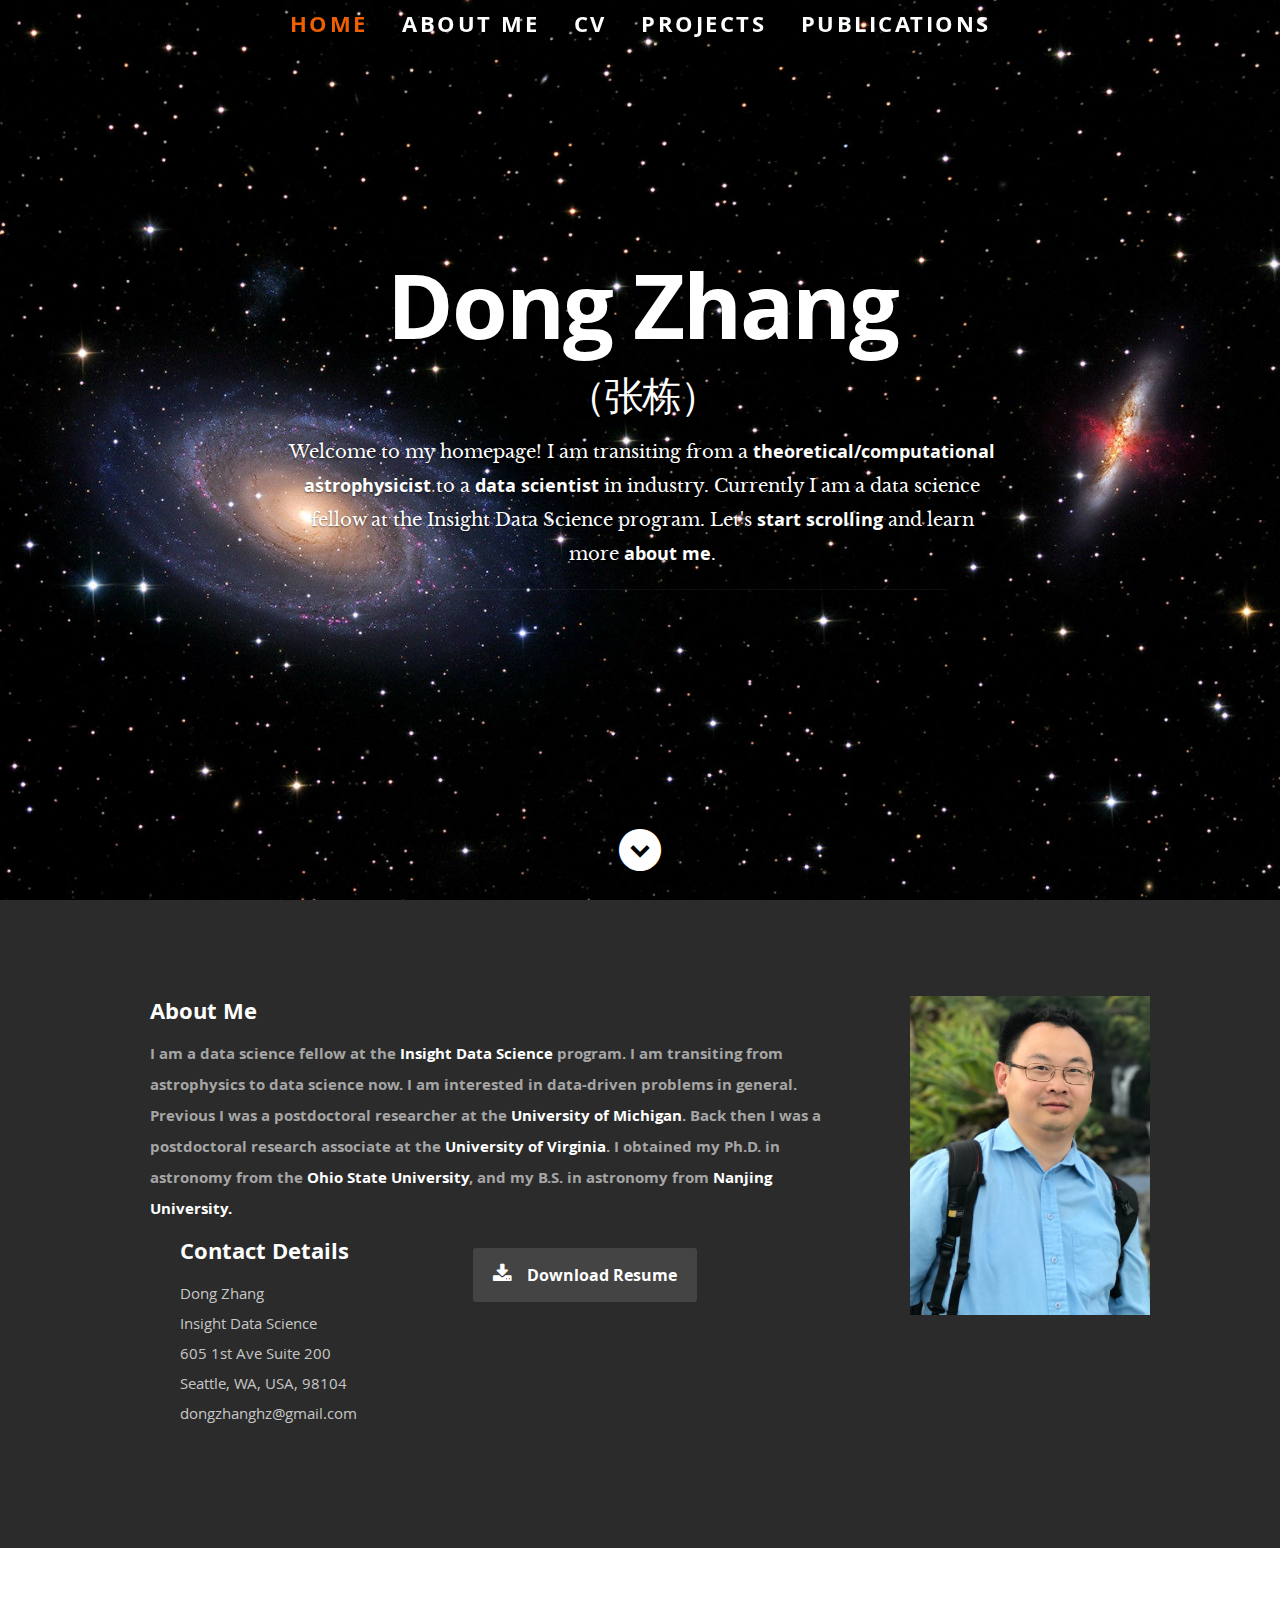
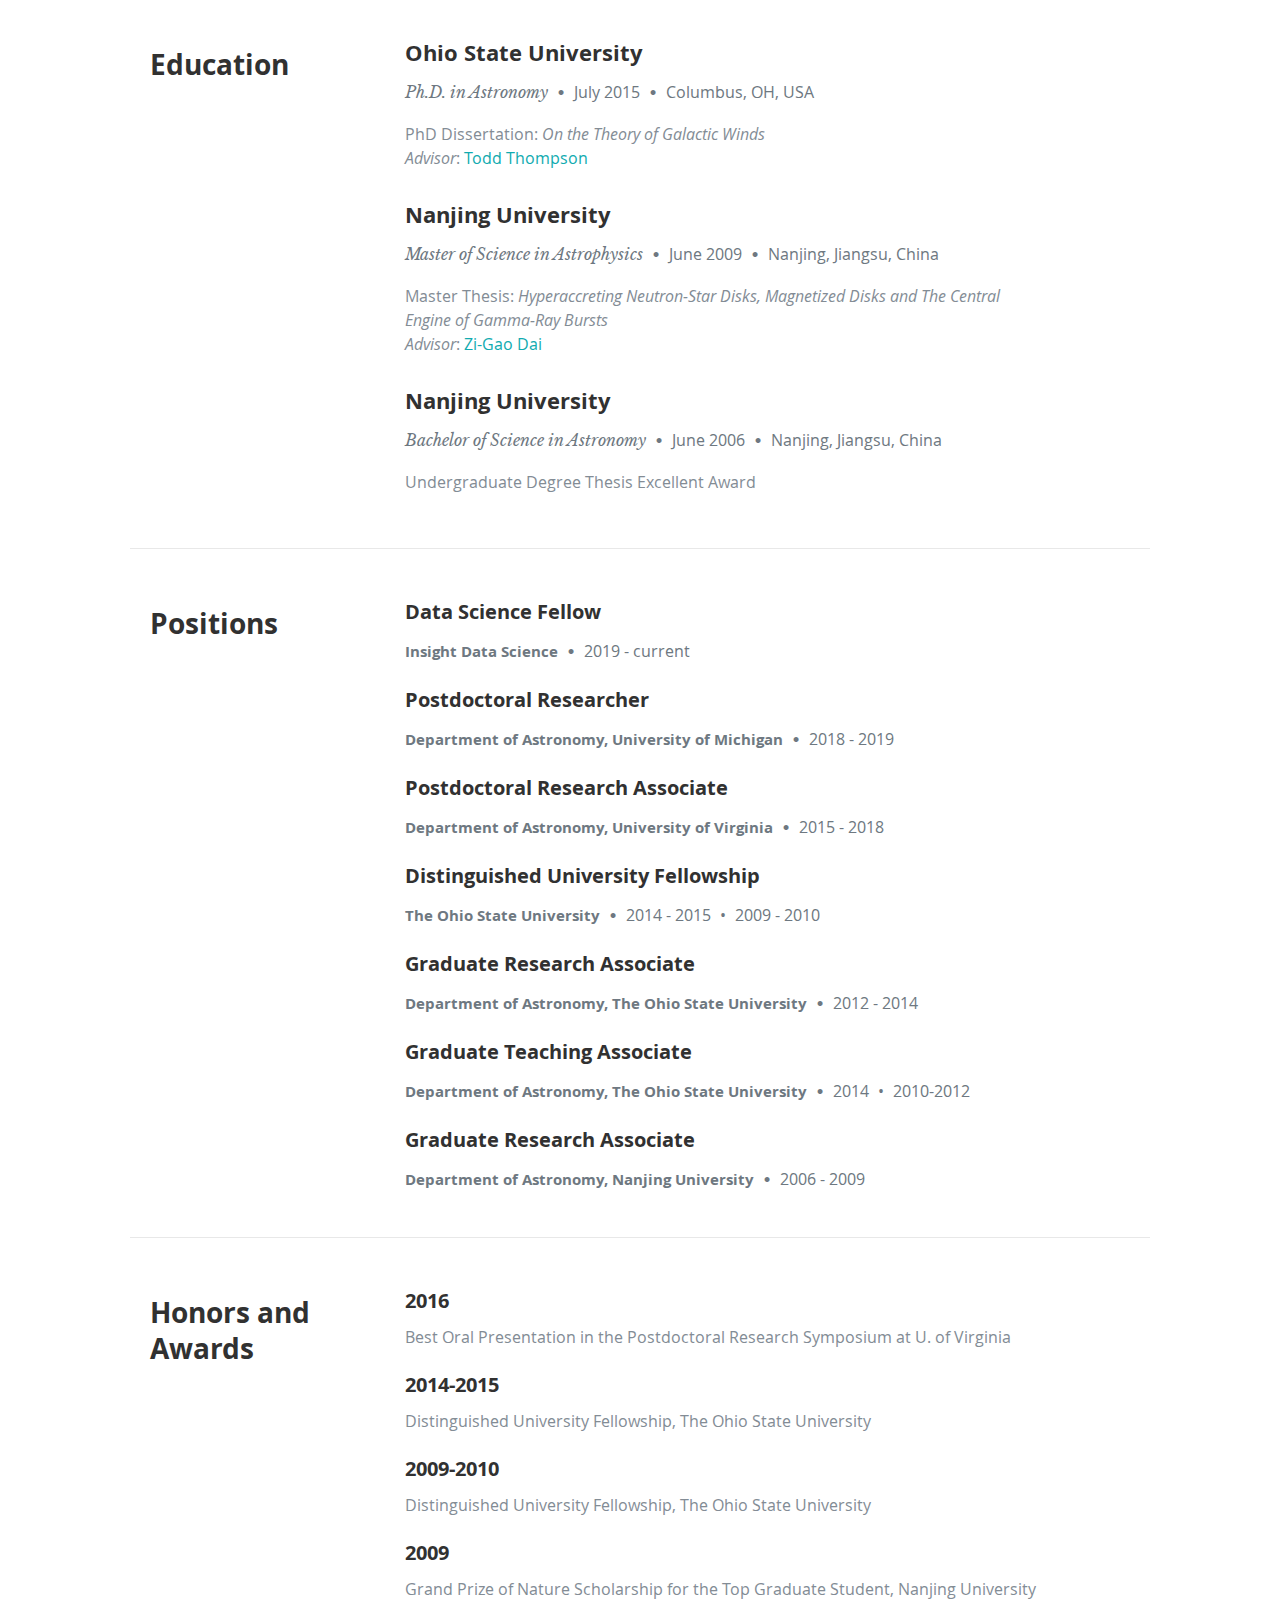
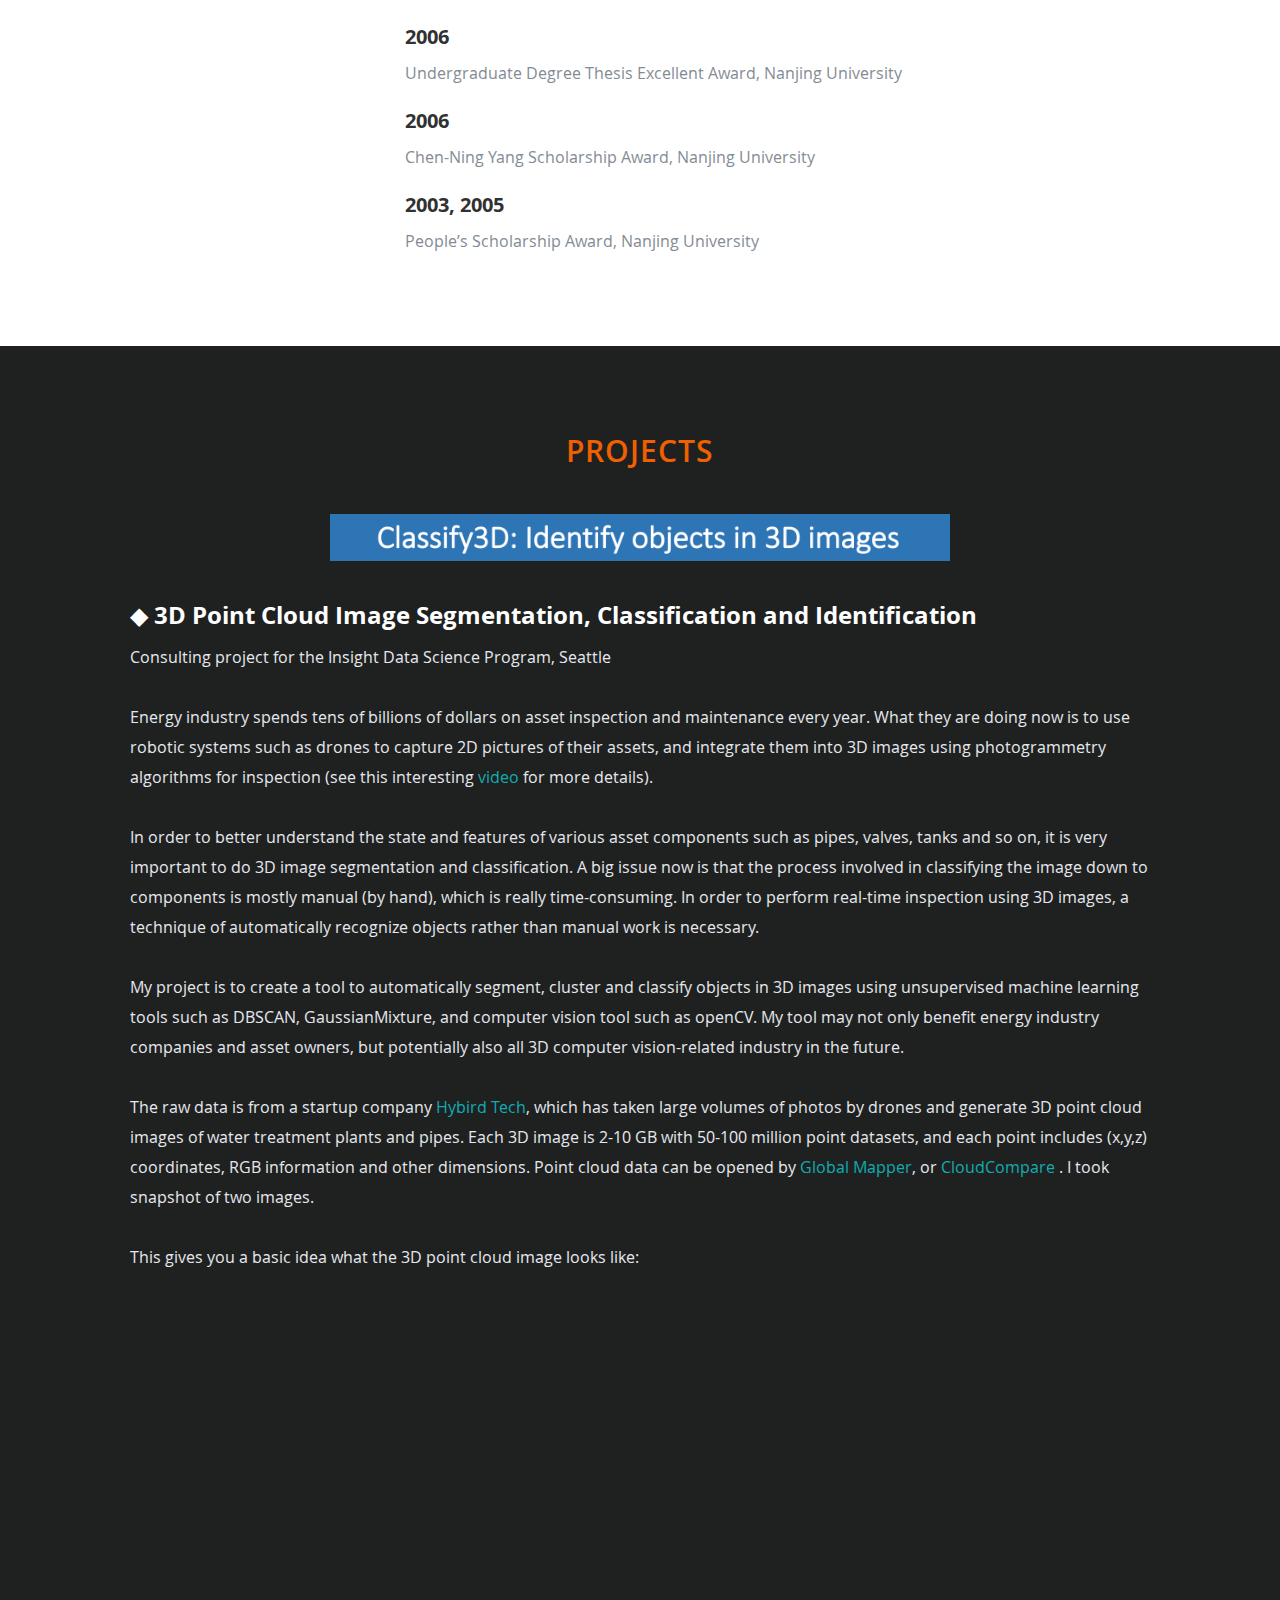
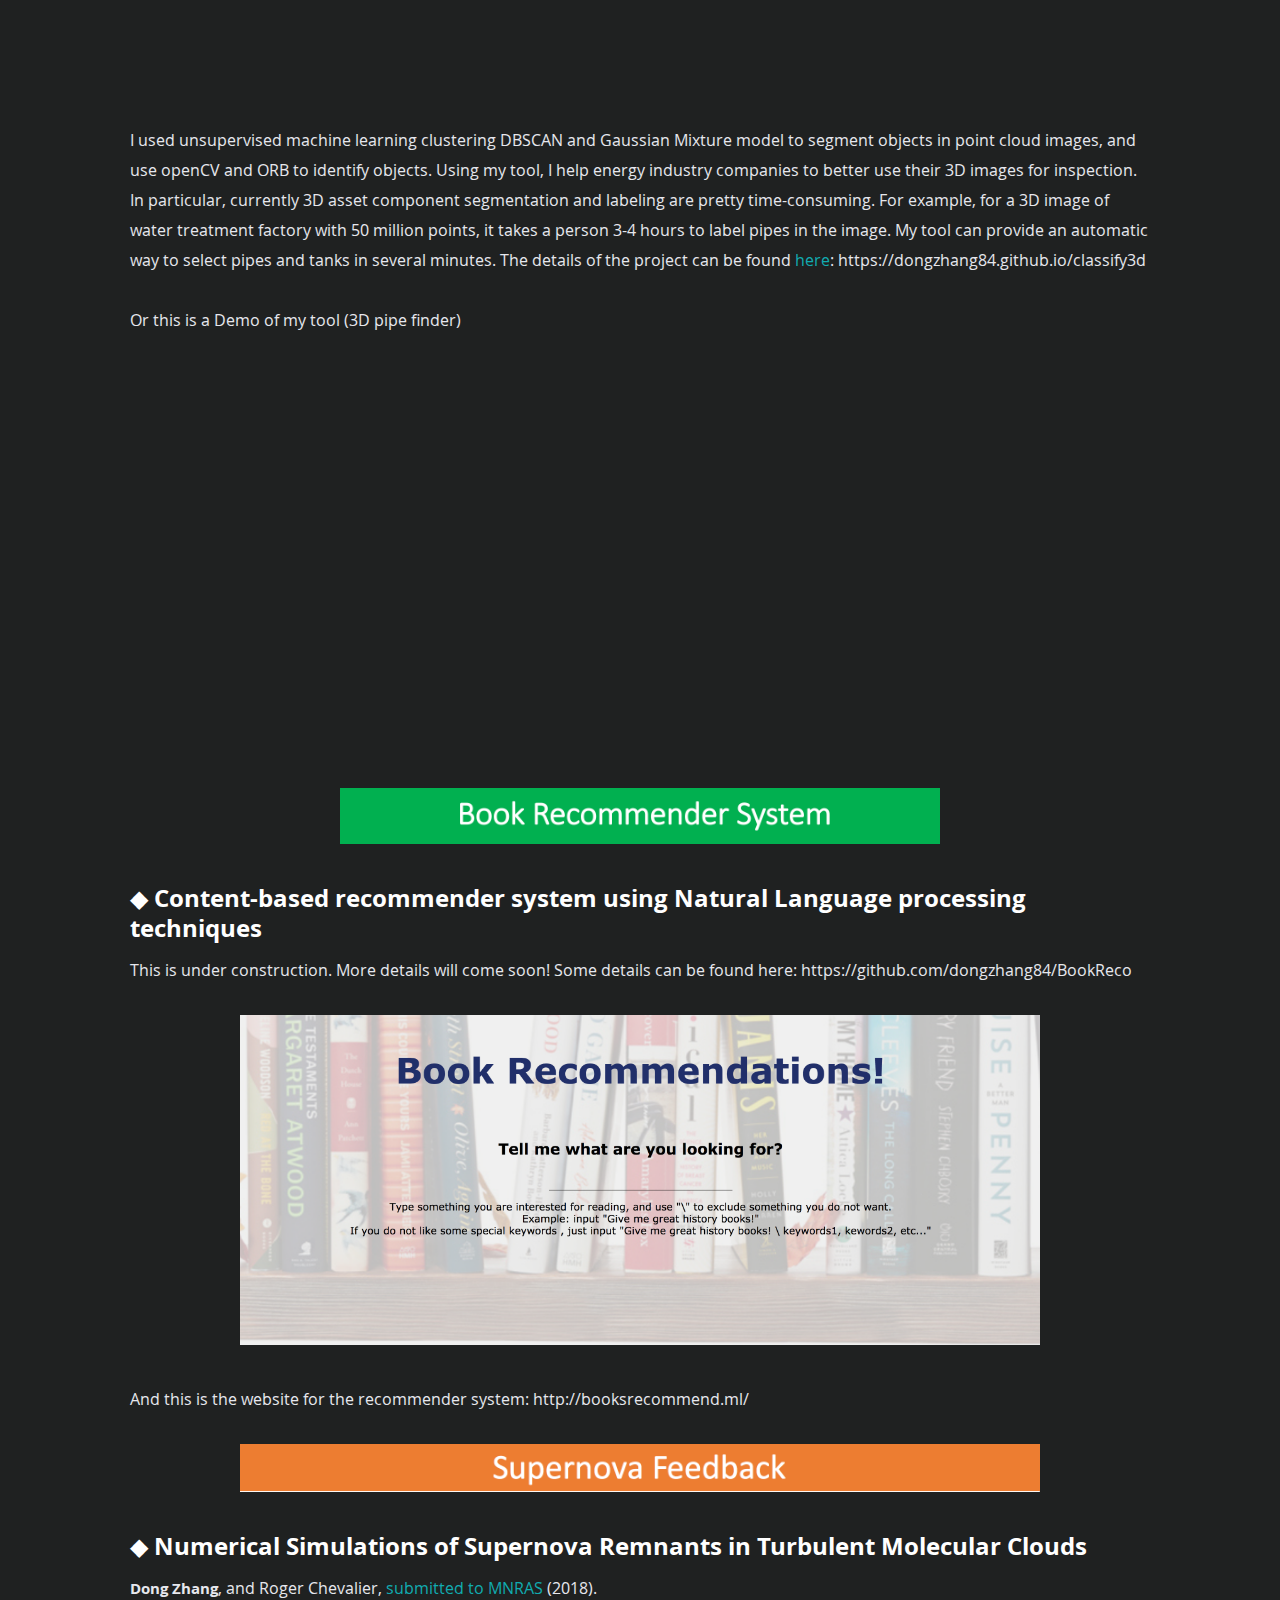
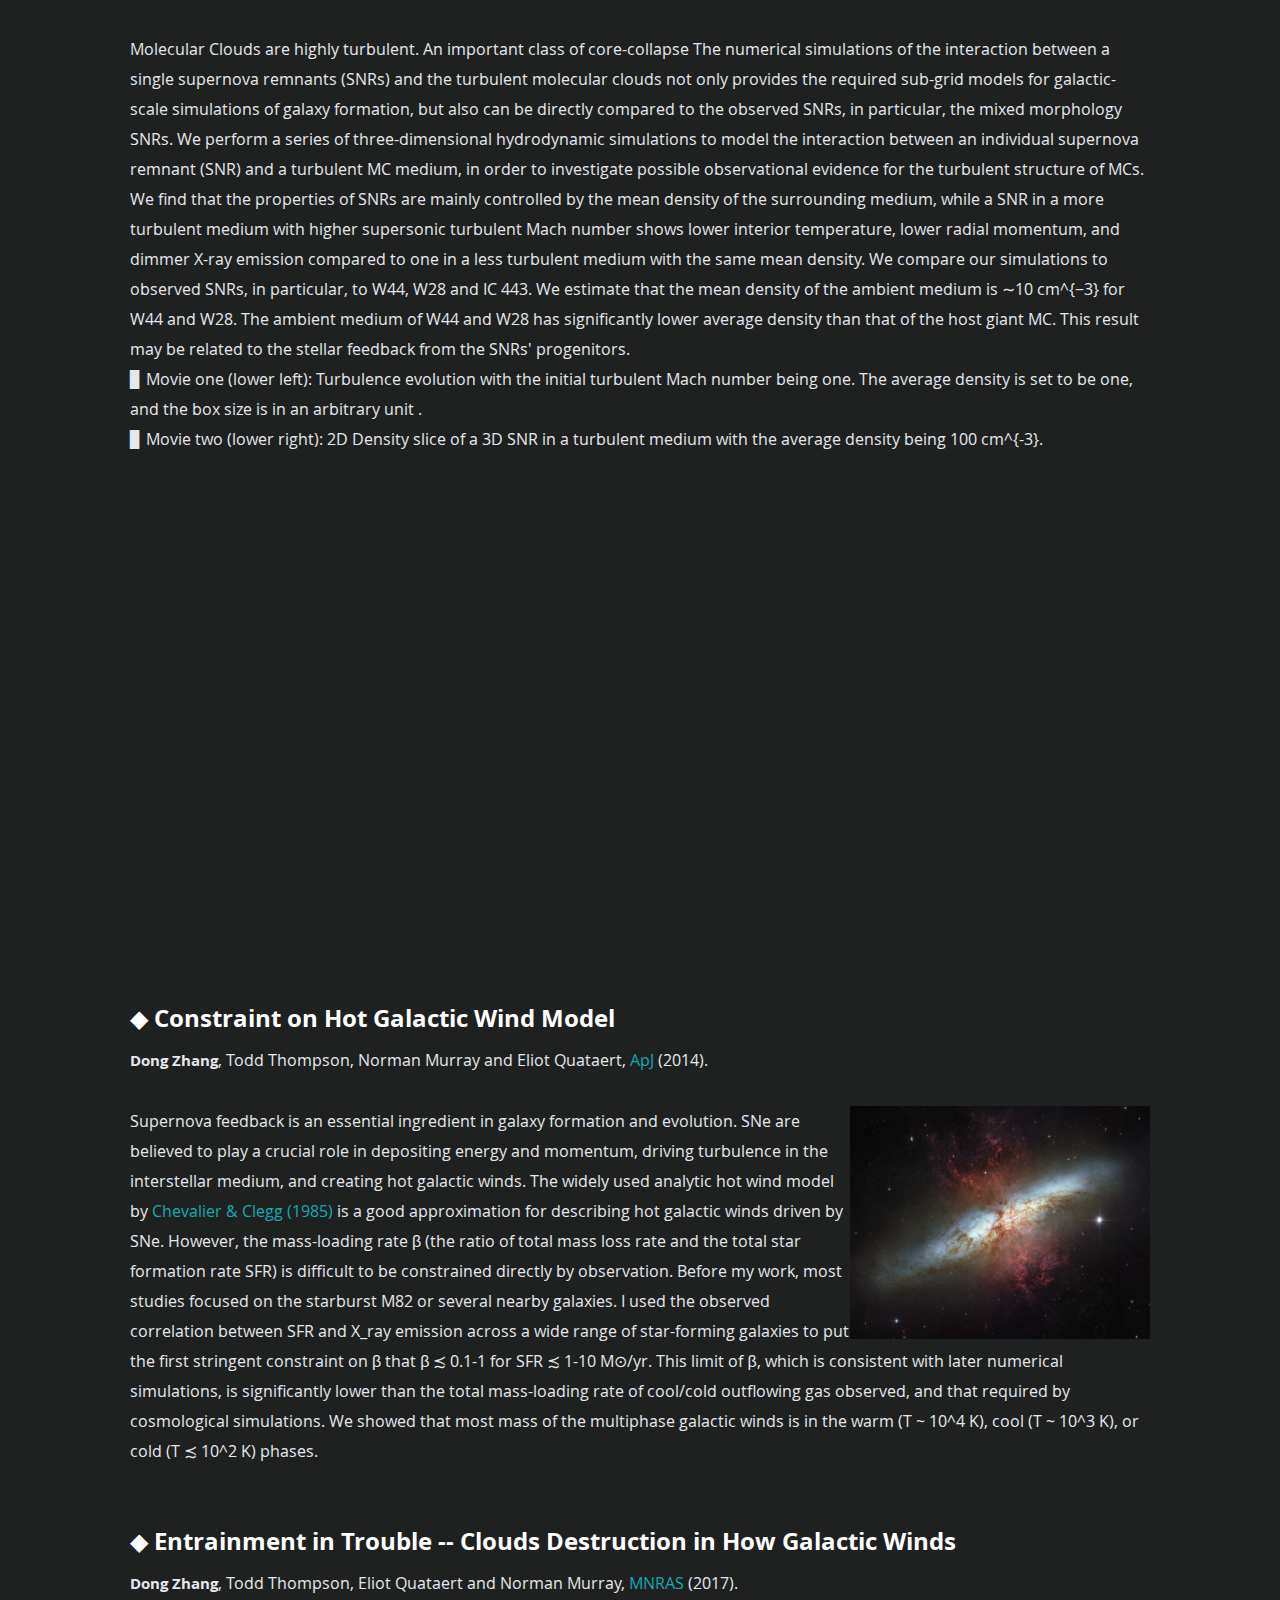
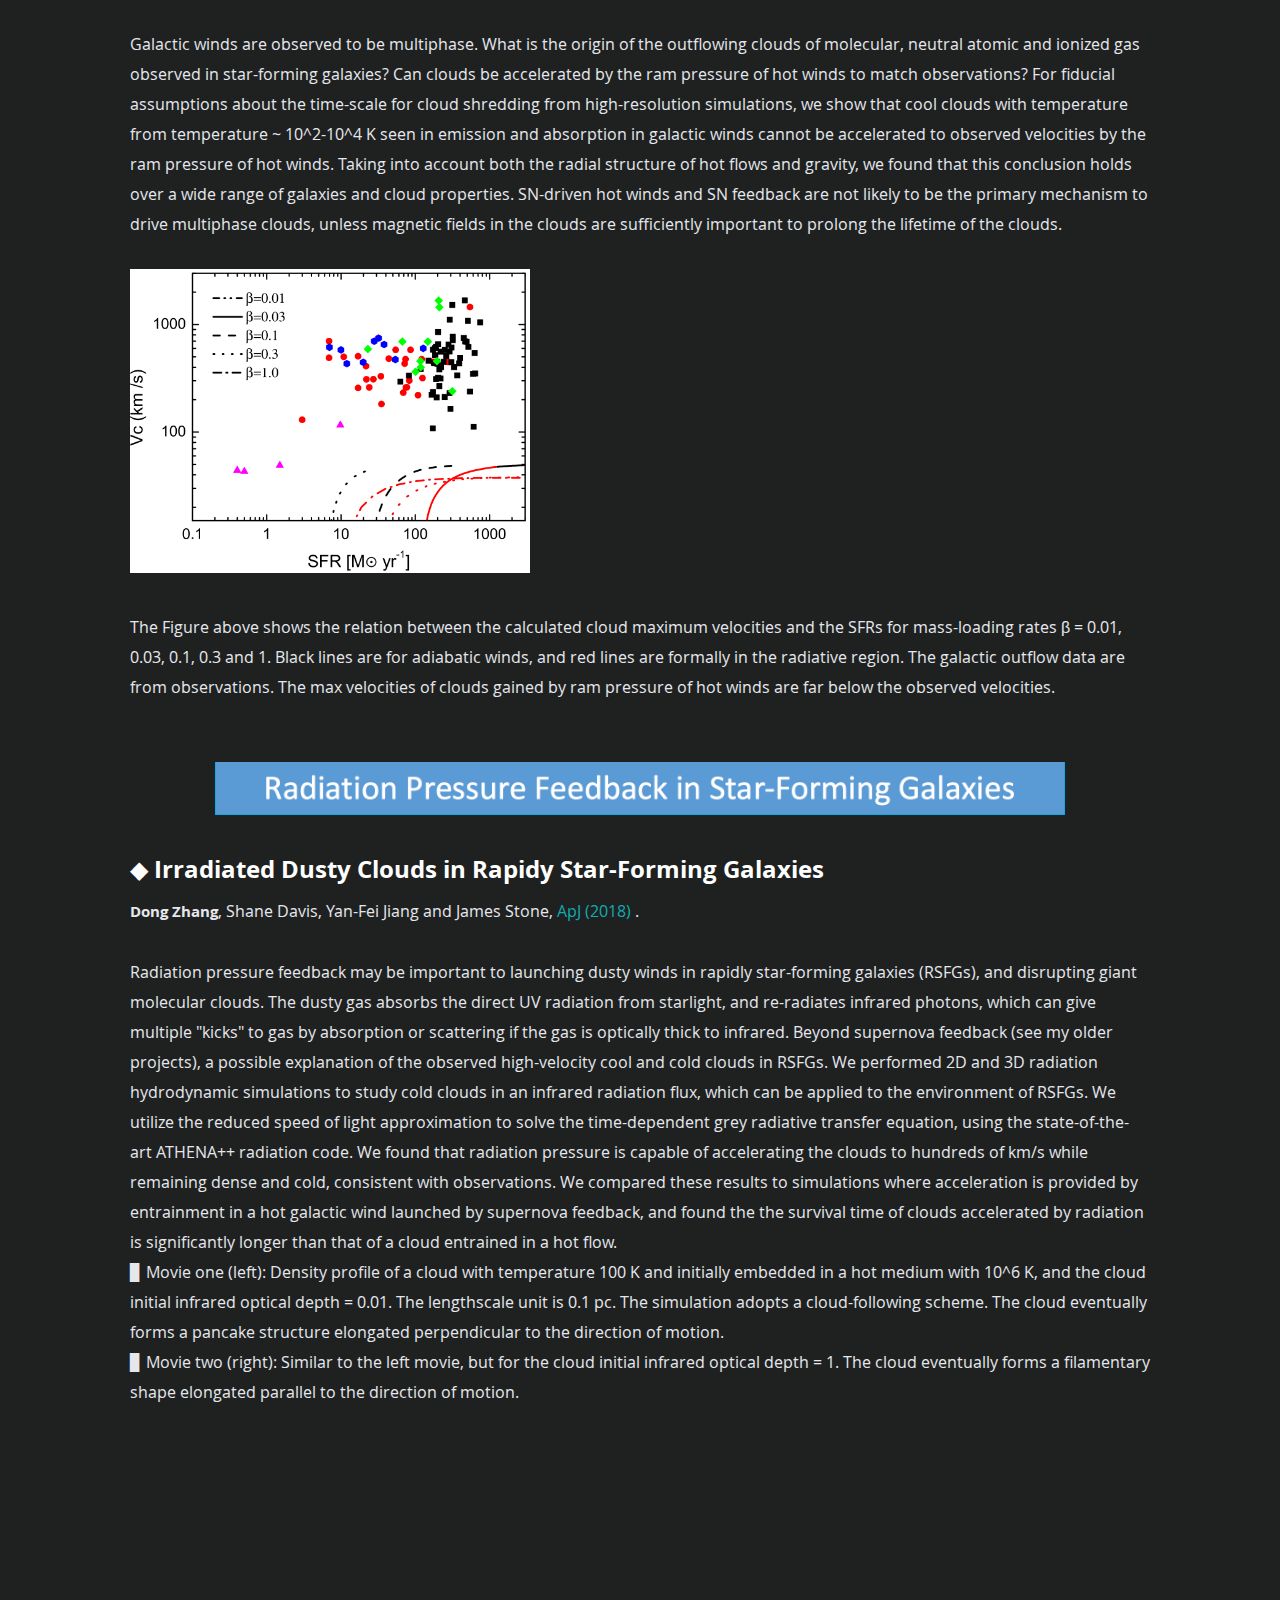
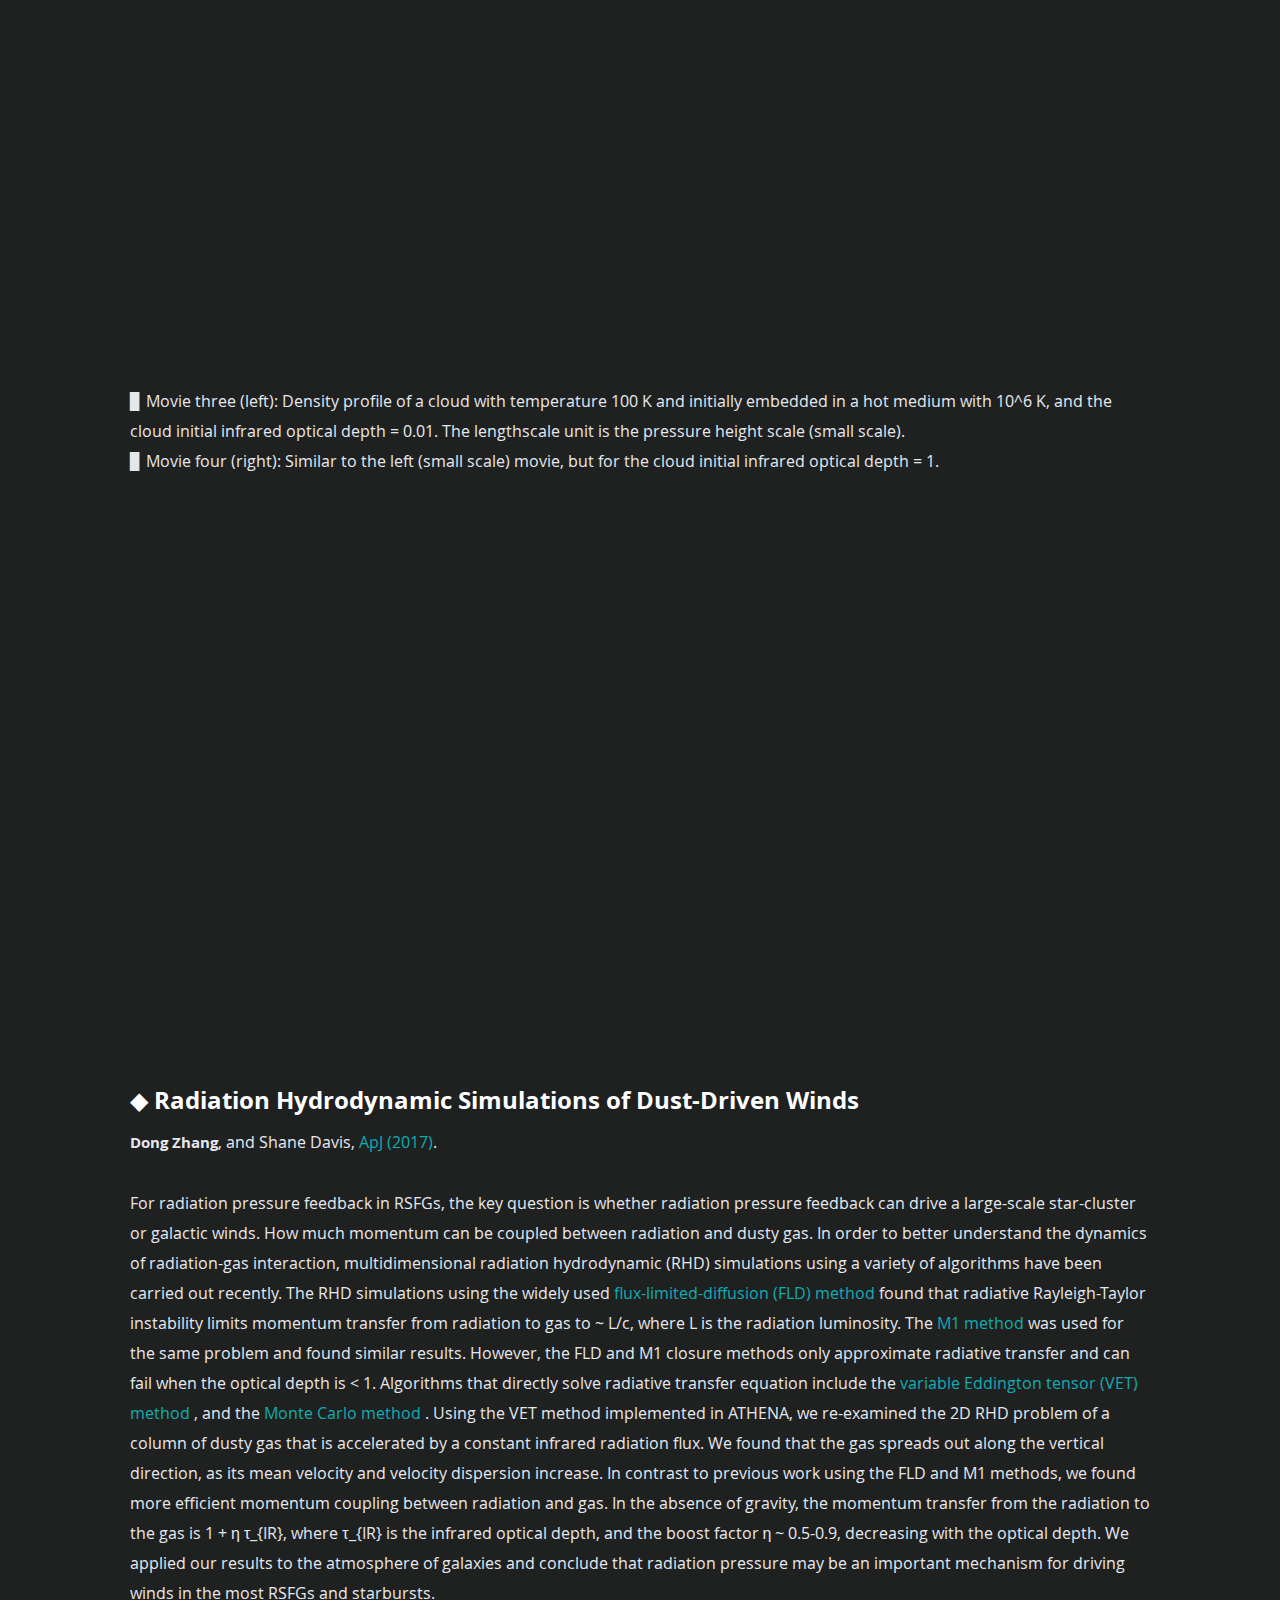
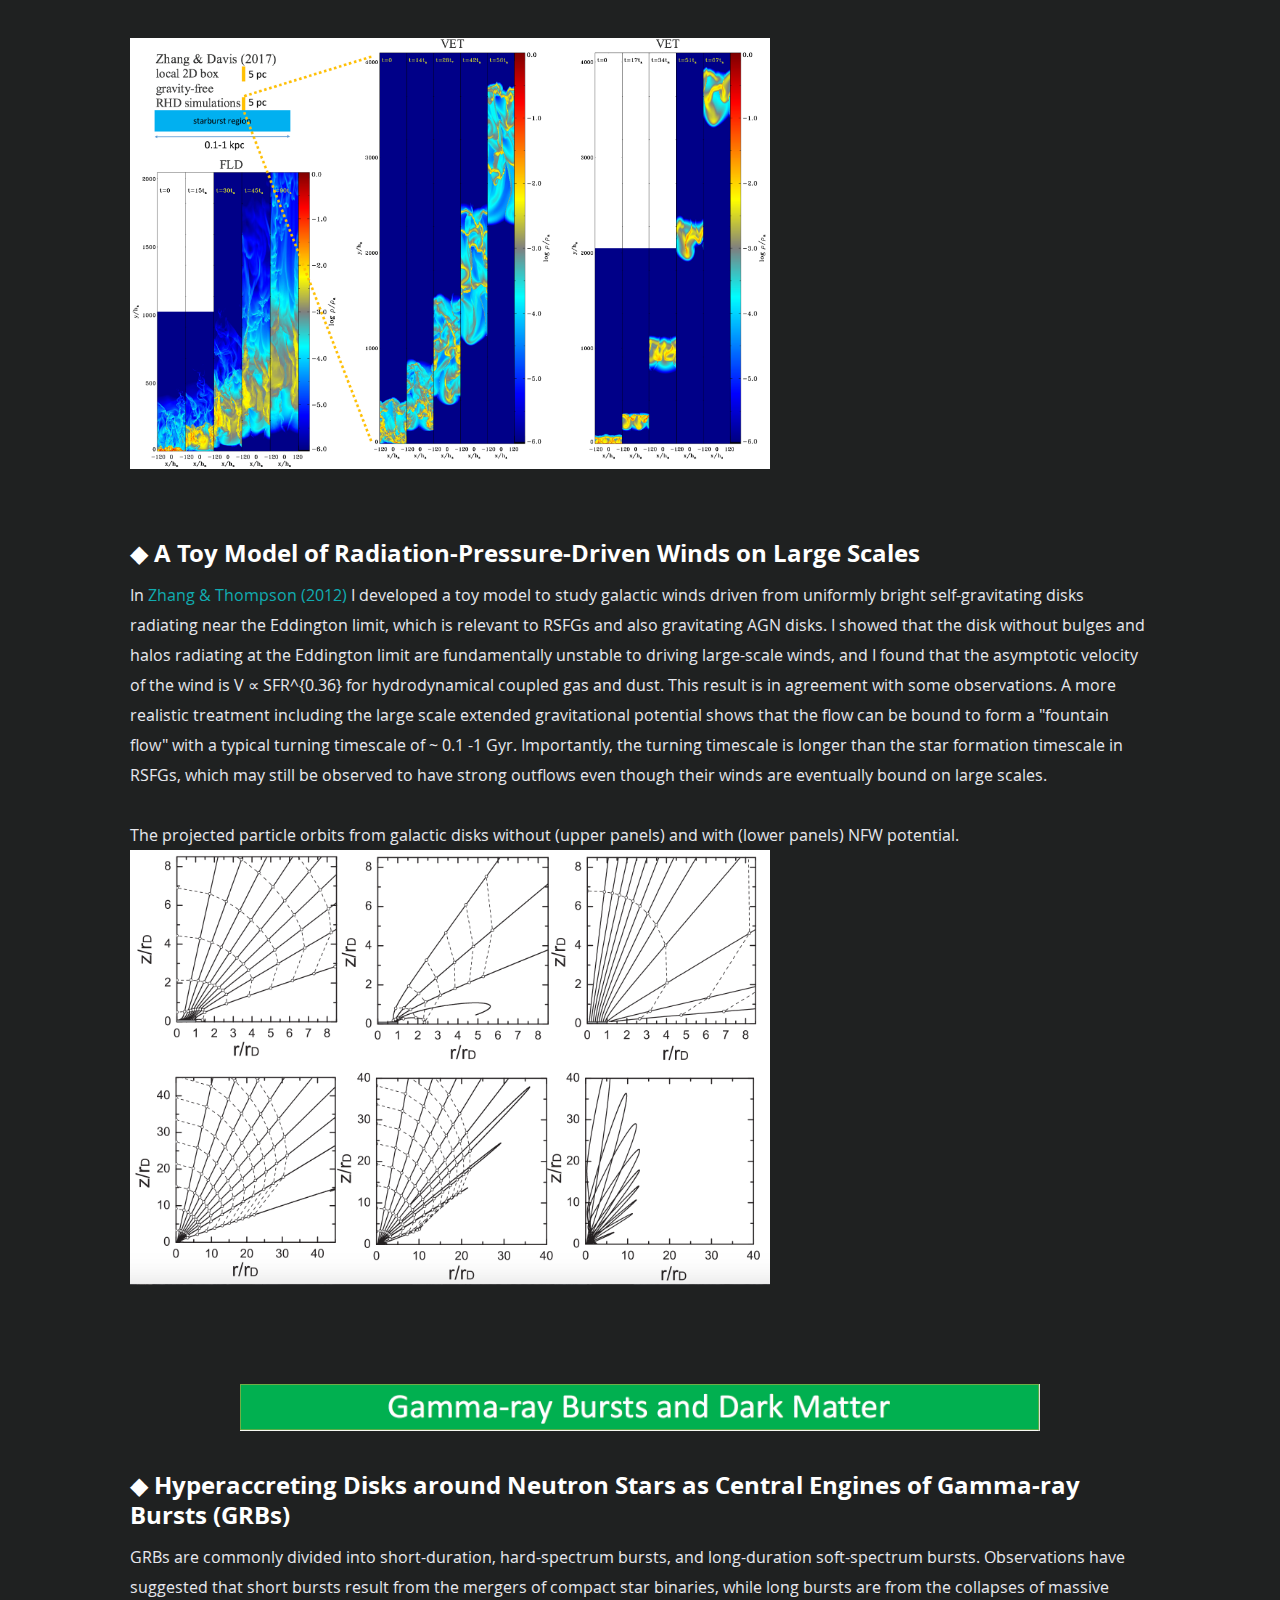
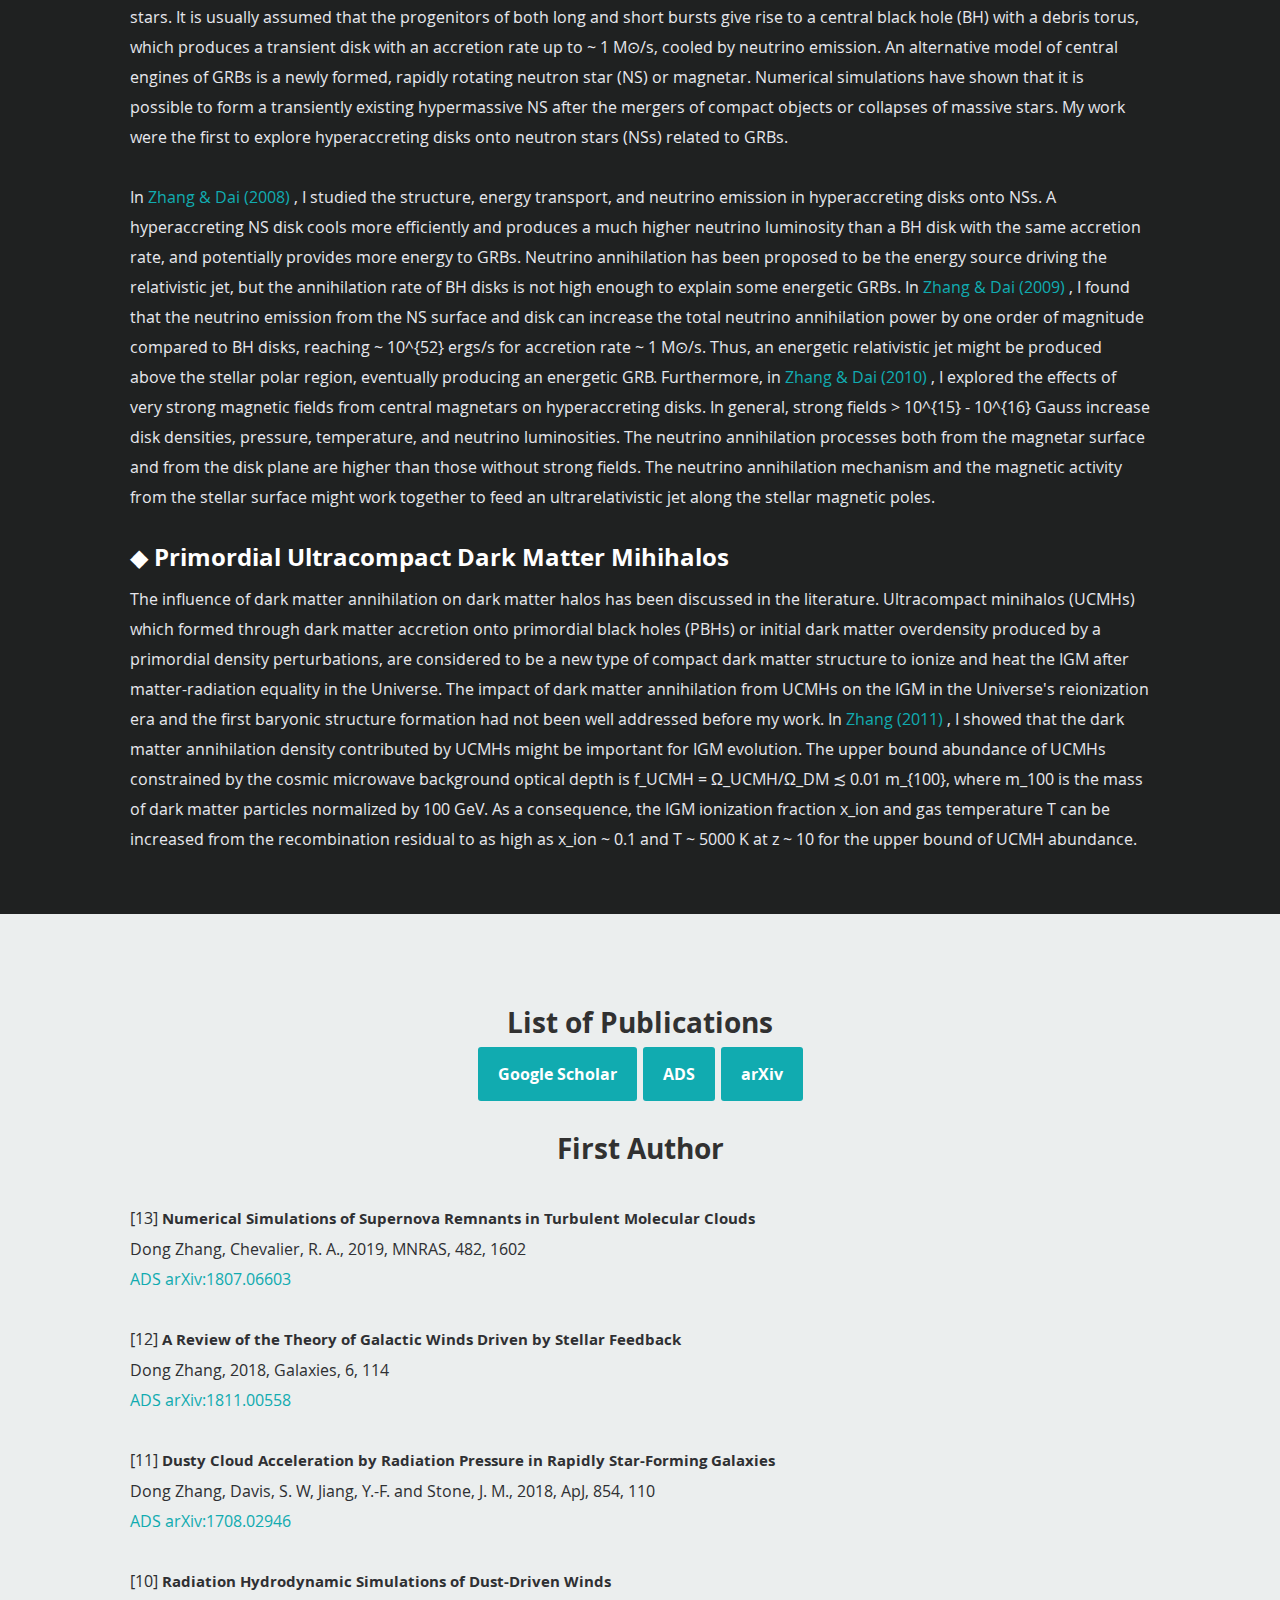
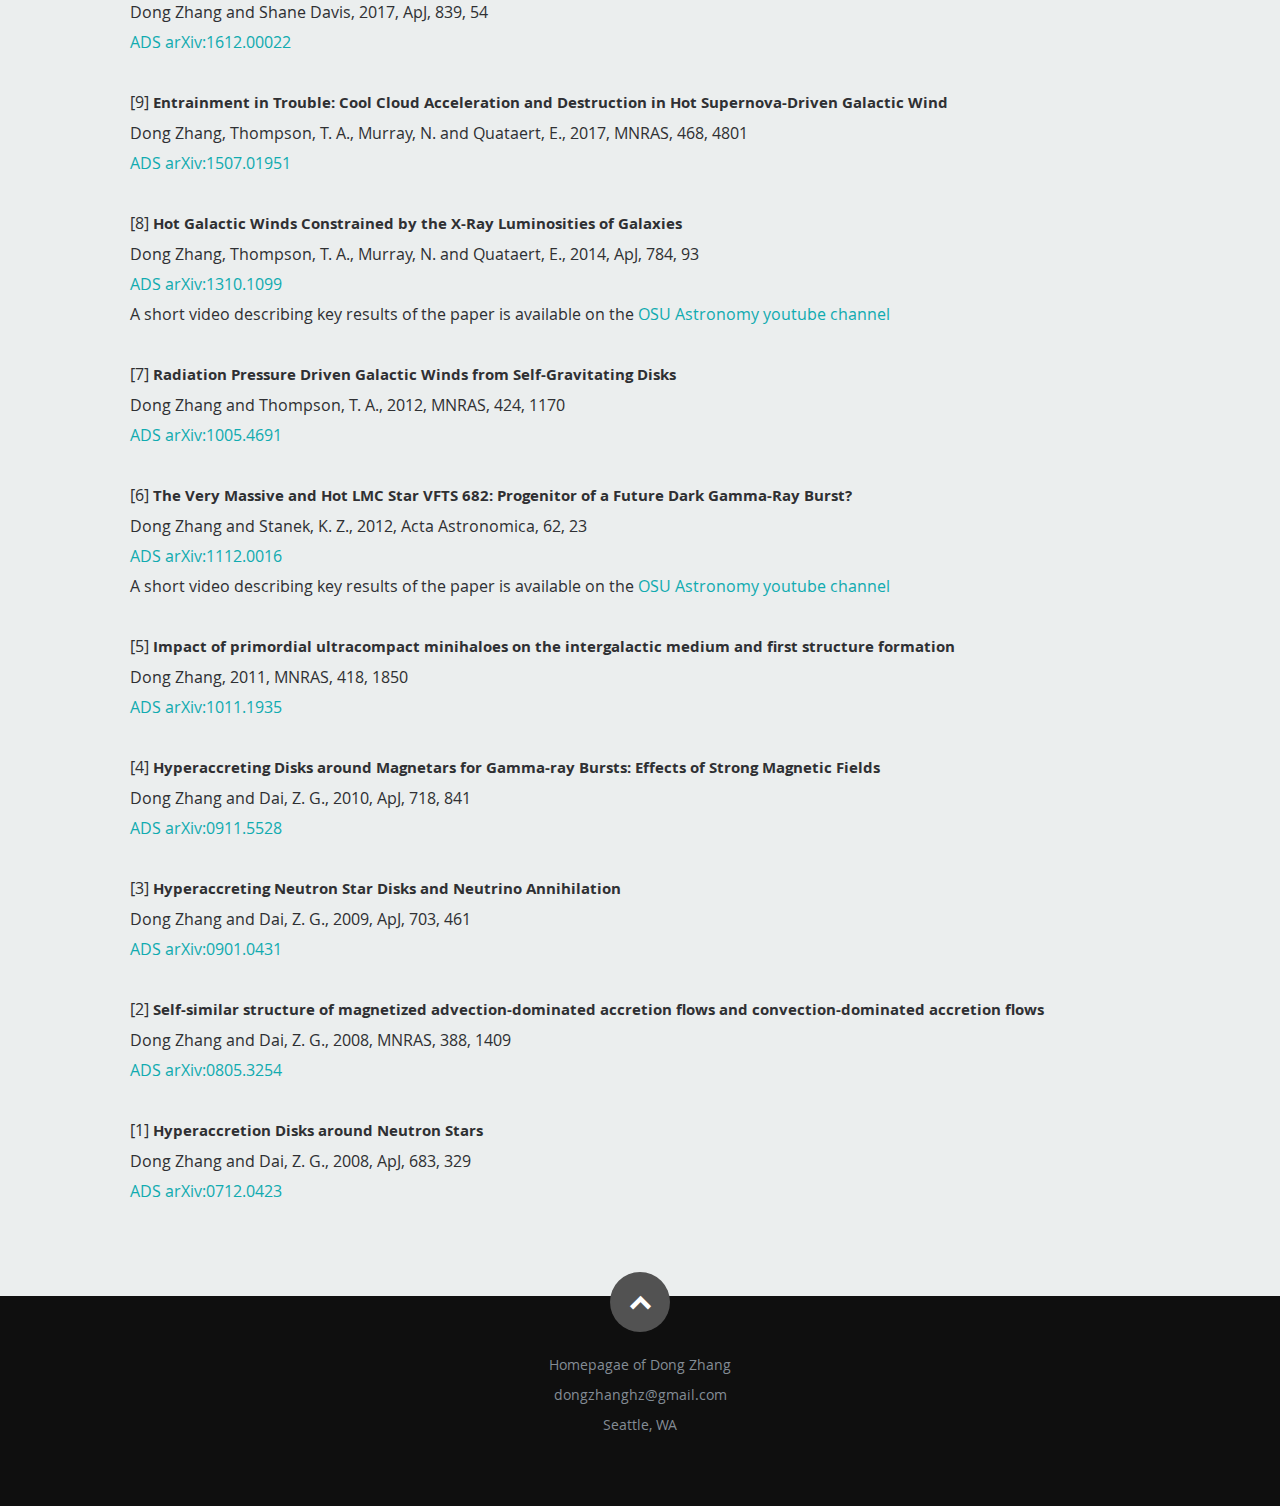
<file: index.html>
<!DOCTYPE html>
<!--[if lt IE 8 ]><html class="no-js ie ie7" lang="en"> <![endif]-->
<!--[if IE 8 ]><html class="no-js ie ie8" lang="en"> <![endif]-->
<!--[if (gte IE 8)|!(IE)]><!--><html class="no-js" lang="en"> <!--<![endif]-->
<head>

   <!--- Basic Page Needs
   ================================================== -->
   <meta charset="utf-8">
	<title>Homepage of Dong Zhang</title>
	<meta name="description" content="">
	<meta name="author" content="">

   <!-- Mobile Specific Metas
   ================================================== -->
	<meta name="viewport" content="width=device-width, initial-scale=1, maximum-scale=1">

	<!-- CSS
    ================================================== -->
   <link rel="stylesheet" href="css/default.css">
	<link rel="stylesheet" href="css/layout.css">
   <link rel="stylesheet" href="css/media-queries.css">
   <link rel="stylesheet" href="css/magnific-popup.css">

   <!-- Script
   ================================================== -->
	<script src="js/modernizr.js"></script>

   <!-- Favicons
    <link rel="shortcut icon" href="favicon.png" >
	================================================== -->

</head>

<body>

   <!-- Header
   ================================================== -->
   <header id="home">

      <nav id="nav-wrap">

         <a class="mobile-btn" href="#nav-wrap" title="Show navigation">Show navigation</a>
	      <a class="mobile-btn" href="#" title="Hide navigation">Hide navigation</a>

         <ul id="nav" class="nav">
            <li class="current"><a class="smoothscroll" href="#home">Home</a></li>
            <li><a class="smoothscroll" href="#about">About Me</a></li>
	         <li><a class="smoothscroll" href="#cv">CV</a></li>
            <li><a class="smoothscroll" href="#projects">Projects</a></li>
            <li><a class="smoothscroll" href="#publications">Publications</a></li>
         </ul> <!-- end #nav -->

      </nav> <!-- end #nav-wrap -->
      
      <!--<div class="night columns">
        <img src="images/DongZhang.jpg" alt="...Dong Zhang" align="center" width="240px"></td>
      </div> -->

       
      <div class="row banner">
         <div class="banner-text">
           

            <h1 class="responsive-headline">Dong Zhang </h1>
            <h2 class="responsive-headline">（张栋）</h2>

            <h3>Welcome to my homepage! I am transiting from a <span><b>theoretical/computational astrophysicist</b></span> to a <span><b>data scientist</b></span> in industry. Currently I am a data science fellow at the Insight Data Science program. Let's <a class="smoothscroll" href="#about">start scrolling</a> and learn more <a class="smoothscroll" href="#about">about me</a>.</h3>
            <hr />
         </div>
      </div>

      <p class="scrolldown">
         <a class="smoothscroll" href="#about"><i class="icon-down-circle"></i></a>
      </p>

   </header> <!-- Header End -->


   <!-- About Section
   ================================================== -->
   <section id="about">

      <div class="row">

         <td valign="top" width="240px"><img src="images/DongZhang.jpg" alt="...Dong Zhang" align="right" width="240px"></td>

         <div class="nine columns main-col">

            <h2>About Me</h2>

            <b>I am a data science fellow at the <a href="https://www.insightdatascience.com">Insight Data Science</a> program. I am transiting from astrophysics to data science now. I am interested in data-driven problems in general. Previous I was a postdoctoral researcher at the <a href="https://lsa.umich.edu/astro">University of Michigan</a>. Back then I was a postdoctoral research associate at the <a href="http://astronomy.as.virginia.edu/">University of Virginia</a>. I obtained my Ph.D. in astronomy from the <a href="http://astronomy.osu.edu/">Ohio State University</a>, and my B.S. in astronomy from <a href="http://astronomy.nju.edu.cn/index.html">Nanjing University<a>.
            </b>
            </a><ul><a>
            </a><ul><a>
            <div class="row">

               <div class="columns contact-details">

                  <h2>Contact Details</h2>
                  <p class="address">
						   <span>Dong Zhang</span><br>
						   <span>Insight Data Science <br>
                           605 1st Ave Suite 200 <br>
                           Seattle, WA, USA, 98104
                     </span><br>
                     	   <span>dongzhanghz@gmail.com</span>
					   </p>

               </div>

               <div class="columns download">
                  <p>
                     <a href="https://github.com/dongzhang84/resume/blob/master/resume_Dong_Zhang.pdf" class="button"><i class="fa fa-download"></i>Download Resume</a>
                  </p>
               </div>

            </div> <!-- end row -->

         </div> <!-- end .main-col -->

      </div>

   </section> <!-- About Section End-->


   <!-- CV Section
   ================================================== -->
   <section id="cv">


      <!-- Education
      ----------------------------------------------- -->
      <div class="row education">

         <div class="three columns header-col">
            <h2><span>Education</span></h2>
         </div>

         <div class="nine columns main-col">

            <div class="row item">

               <div class="twelve columns">

                  <h3>Ohio State University</h3>
                  <p class="info">Ph.D. in Astronomy <span>&bull;</span> <em class="date">July 2015</em> <span>&bull;</span> <em class="date">Columbus, OH, USA</em></p>

                  <p class="date">
                  PhD Dissertation: <em class="paper">On the Theory of Galactic Winds</em>
                  <br><em class="paper">Advisor</em>: <a href="http://www.astronomy.ohio-state.edu/~thompson/">Todd Thompson</a><br>
                  </p>

               </div>

            </div> <!-- item end -->

            <div class="row item">

               <div class="twelve columns">

                  <h3>Nanjing University</h3>
                  <p class="info">Master of Science in Astrophysics <span>&bull;</span> <em class="date">June 2009</em> <span>&bull;</span> <em class="date">Nanjing, Jiangsu, China</em></p>

                  <p class="date">
                  Master Thesis: <em class="paper">Hyperaccreting Neutron-Star Disks, Magnetized Disks and The Central Engine of Gamma-Ray Bursts </em>
                  <br><em class="paper">Advisor</em>: <a href="http://astronomy.nju.edu.cn/%E5%B8%88%E8%B5%84%E9%98%9F%E4%BC%8D/%E6%88%B4%E5%AD%90%E9%AB%98.aspx">Zi-Gao Dai</a><br>
                  </p>
               </div>

            </div> <!-- item end -->

          <div class="row item">

               <div class="twelve columns">

                  <h3>Nanjing University</h3>
                  <p class="info">Bachelor of Science in Astronomy <span>&bull;</span> <em class="date">June 2006</em> <span>&bull;</span> <em class="date">Nanjing, Jiangsu, China</em></p>

                  <p class="date">
                  Undergraduate Degree Thesis Excellent Award<br>
                  </p>
               </div>

            </div> <!-- item end -->

         </div> <!-- main-col end -->

      </div> <!-- End Education -->


     <!-- Positions
      ----------------------------------------------- -->
      <div class="row education">

         <div class="three columns header-col">
            <h2><span>Positions</span></h2>
         </div>

         <div class="nine columns main-col">

          <div class="row item">

               <div class="twelve columns">

                  <h4>Data Science Fellow </h4>
                  <p class="info"> <em><b>Insight Data Science </b></em> <span>&bull;</span> </em><em class="date"> 2019 - current </em></p>

               </div>
            </div> <!-- item end -->


          <div class="row item">

               <div class="twelve columns">

                  <h4>Postdoctoral Researcher </h4>
                  <p class="info"> <em><b>Department of Astronomy, University of Michigan </b></em> <span>&bull;</span> </em><em class="date"> 2018 - 2019 </em></p>

               </div>

            </div> <!-- item end -->

          <div class="row item">

               <div class="twelve columns">

                  <h4>Postdoctoral Research Associate</h4>
                  <p class="info"> <em><b>Department of Astronomy, University of Virginia</b></em> <span>&bull;</span> </em><em class="date"> 2015 - 2018 </em></p>

               </div>

            </div> <!-- item end -->

          <div class="row item">

               <div class="twelve columns">

                  <h4>Distinguished University Fellowship</h4>
                  <p class="info"><em><b>The Ohio State University </b></em> <span>&bull;</span>  <em class="date"> 2014 - 2015 <span>&bull;</span> 2009 - 2010 </em></p>       

               </div>

            </div> <!-- item end -->

          <div class="row item">

               <div class="twelve columns">

                  <h4>Graduate Research Associate</h4>
                  <p class="info"><em><b>Department of Astronomy, The Ohio State University </b></em> <span>&bull;</span> <em class="date">2012 - 2014</em></p>

               </div>

            </div> <!-- item end -->

         <div class="row item">

               <div class="twelve columns">

                  <h4>Graduate Teaching Associate</h4>
                  <p class="info"><em><b> Department of Astronomy, The Ohio State University</b></em> <span>&bull;</span> <em class="date">2014 <span>&bull;</span> 2010-2012 </em></p>       

               </div>

            </div> <!-- item end -->


          <div class="row item">

               <div class="twelve columns">

                  <h4>Graduate Research Associate</h4>
                  <p class="info"><em><b> Department of Astronomy, Nanjing University </b></em> <span>&bull;</span> <em class="date">2006 - 2009</em></p>       

               </div>

            </div> <!-- item end -->


         </div> <!-- main-col end -->

      </div> <!-- End Positions -->


      <!-- Awards
      ----------------------------------------------- -->
      <div class="row awards">

         <div class="three columns header-col">
            <h2><span>Honors and Awards</span></h2>
         </div>

         <div class="nine columns main-col">

            <div class="row item">

               <div class="twelve columns">

                  <h4>2016</h4>
                  <font size="3">Best Oral Presentation in the Postdoctoral Research Symposium at U. of Virginia</font>
                   <p class="info"></p>
               </div>
            </div> <!-- item end -->

            <div class="row item">

               <div class="twelve columns">

                  <h4>2014-2015</h4>
                  <font size="3">Distinguished University Fellowship, The Ohio State University</font>
                  <p class="info"></p>
               </div>
            </div> <!-- item end -->

            <div class="row item">

               <div class="twelve columns">

                  <h4>2009-2010</h4>
                  <font size="3">Distinguished University Fellowship, The Ohio State University</font>
                  <p class="info"></p>
               </div>
            </div> <!-- item end -->


            <div class="row item">

               <div class="twelve columns">

                  <h4>2009</h4>
                  <font size="3">Grand Prize of Nature Scholarship for the Top Graduate Student, Nanjing University</font> 
                  <p class="info"></p>
               </div>
            </div> <!-- item end -->

            
            <div class="row item">

               <div class="twelve columns">

                  <h4>2006</h4>
                  <font size="3">Undergraduate Degree Thesis Excellent Award, Nanjing University</font>
                  <p class="info"></p>
               </div>
            </div> <!-- item end -->


            <div class="row item">

               <div class="twelve columns">

                  <h4>2006</h4>
                  <font size="3">Chen-Ning Yang Scholarship Award, Nanjing University</font>
                  <p class="info"></p>
               </div>
            </div> <!-- item end -->


            <div class="row item">

               <div class="twelve columns">

                  <h4>2003, 2005</h4>
                  <font size="3">People’s Scholarship Award, Nanjing University
                  <p class="info"></p>
               </div>
            </div> <!-- item end -->
        

         </div> <!-- main-col end -->

      </div> <!-- End Awards -->

      

   </section> <!-- CV Section End-->



   <!-- Movies Section
    ================================================== -->
   <section id="projects">
       
       <div class="row">
           
           <div class="twelve columns collapsed">
           
           <h1 align="center">Projects</h1>


           <p style="text-align:center;">
         <img align="center" src="images/classify3d.png" width="620px">
          </p>

          <h3> &#9670 3D Point Cloud Image Segmentation, Classification and Identification </h3>

          <p class="no-indent">
               Consulting project for the Insight Data Science Program, Seattle
               </p>

               <p> 

                  Energy industry spends tens of billions of dollars on asset inspection and maintenance every year. What they are doing now is to use robotic systems such as drones to capture 2D pictures of their assets, and integrate them into 3D images using photogrammetry algorithms for inspection (see this interesting <a href="https://www.youtube.com/watch?v=gn__9d4d8mQ">video </a> for more details). 

                 </p>


                <p>

                  In order to better understand the state and features of various asset components such as pipes, valves, tanks and so on, it is very important to do 3D image segmentation and classification. A big issue now is that the process involved in classifying the image down to components is mostly manual (by hand), which is really time-consuming. In order to perform real-time inspection using 3D images, a technique of automatically recognize objects rather than manual work is necessary. 

                </p><p>

                  My project is to create a tool to automatically segment, cluster and classify objects in 3D images using unsupervised machine learning tools such as DBSCAN, GaussianMixture, and computer vision tool such as openCV. My tool may not only benefit energy industry companies and asset owners, but potentially also all 3D computer vision-related industry in the future. 

                  <p> The raw data is from a startup company <a href="https://www.hybirdtech.com/"> Hybird Tech</a>, which has taken large volumes of photos by drones and generate 3D point cloud images of water treatment plants and pipes. Each 3D image is 2-10 GB with 50-100 million point datasets, and each point includes (x,y,z) coordinates, RGB information and other dimensions. Point cloud data can be opened by <a href="https://www.bluemarblegeo.com/products/global-mapper.php"> Global Mapper</a>, or <a href="https://www.danielgm.net/cc/"> CloudCompare </a>. I took snapshot of two images. 

                     <p>This gives you a basic idea what the 3D point cloud image looks like: </p>

               <p style="text-align:left;">
               <iframe width="600" height="384" src="https://www.youtube.com//embed/PdLAxgoljlY" frameborder="0" allow="autoplay; encrypted-media" allowfullscreen></iframe>
               </p>

               <p>I used unsupervised machine learning clustering DBSCAN and Gaussian Mixture model to segment objects in point cloud images, and use openCV and ORB to identify objects. Using my tool, I help energy industry companies to better use their 3D images for inspection. In particular, currently 3D asset component segmentation and labeling are pretty time-consuming. For example, for a 3D image of water treatment factory with 50 million points, it takes a person 3-4 hours to label pipes in the image. My tool can provide an automatic way to select pipes and tanks in several minutes. The details of the project can be found <a href="https://dongzhang84.github.io/classify3d"> here</a>: https://dongzhang84.github.io/classify3d</p>

               <p>Or this is a Demo of my tool (3D pipe finder)</p>

               <p style="text-align:left;">
               <iframe width="600" height="384" src="https://www.youtube.com//embed/aBJxphJWEnY" frameborder="0" allow="autoplay; encrypted-media" allowfullscreen></iframe>
               </p>


               <p style="text-align:center;">
           <img align="center" src="images/bookrecommender.png" width="600px">
          </p>

          <h3> &#9670 Content-based recommender system using Natural Language processing techniques </h3>

          <p>This is under construction. More details will come soon! Some details can be found here: https://github.com/dongzhang84/BookReco </p>

          <p style="text-align:center;">
         <img align="center" src="images/bookreco.png" width="800px">
          </p>

          <p>And this is the website for the recommender system: http://booksrecommend.ml/</p>


           <p style="text-align:center;">
         <img align="center" src="images/snfeedback.png" width="800px">
          </p>

               <h3> &#9670 Numerical Simulations of Supernova Remnants in Turbulent Molecular Clouds </h3>

               <p class="no-indent">
               <b>Dong Zhang</b>, and Roger Chevalier,
               <a href="https://arxiv.org/abs/1807.06603"
               onmouseover="this.style.color='green'" onmouseout="this.style.color='#11ABB0'"> submitted to MNRAS</a> (2018).
               </p>
               
               Molecular Clouds are highly turbulent. An important class of core-collapse  The numerical simulations of the interaction between a single supernova remnants (SNRs) and the turbulent molecular clouds not only provides the required sub-grid models for galactic-scale simulations of galaxy formation, but also can be directly compared to the observed SNRs, in particular, the mixed morphology SNRs. We perform a series of three-dimensional hydrodynamic simulations to model the interaction between an individual supernova remnant (SNR) and a turbulent MC medium, in order to investigate possible observational evidence for the turbulent structure of MCs. We find that the properties of SNRs are mainly controlled by the mean density of the surrounding medium, while a SNR in a more turbulent medium with higher supersonic turbulent Mach number shows lower interior temperature, lower radial momentum, and dimmer X-ray emission compared to one in a less turbulent medium with the same mean density. We compare our simulations to observed SNRs, in particular, to W44, W28 and IC 443. We estimate that the mean density of the ambient medium is ∼10 cm<sup>^{−3}</sup> for W44 and W28. The ambient medium of W44 and W28 has significantly lower average density than that of the host giant MC. This result may be related to the stellar feedback from the SNRs' progenitors.

               <br>

               &#9610 Movie one (lower left): Turbulence evolution with the initial turbulent Mach number being one. The average density is set to be one, and the box size is in an arbitrary unit . 

               </br>
               
               <p>
               &#9610 Movie two (lower right): 2D Density slice of a 3D SNR in a turbulent medium with the average density being 100 cm^{-3}. 

                </p>

                <p>
               <iframe width="480" height="480" src="https://www.youtube.com/embed/-W0y6wHAU2w" frameborder="0" allow="autoplay; encrypted-media" allowfullscreen></iframe>
               <iframe width="480" height="480" src="https://www.youtube.com/embed/O1u1Jgd2148" frameborder="0" allow="autoplay; encrypted-media" allowfullscreen></iframe></iframe>
             </div>
               </p>

               <h3> &#9670 Constraint on Hot Galactic Wind Model </h3>
               
               <p class="no-indent">
               <b>Dong Zhang</b>, Todd Thompson, Norman Murray and Eliot Quataert,
               <a href="http://adsabs.harvard.edu/abs/2014ApJ...784...93Z"
               onmouseover="this.style.color='green'" onmouseout="this.style.color='#11ABB0'"> ApJ </a> (2014).
               </p>

               <a>
         <img align="right", src="images/M82.jpg" width="300px">
          </a>

               Supernova feedback is an essential ingredient in galaxy formation and evolution. SNe are believed to play a crucial role in depositing energy and momentum, driving turbulence in the interstellar medium, and creating hot galactic winds. The widely used analytic hot wind model by <a href="https://www.nature.com/articles/317044a0" 
               onmouseover="this.style.color='green'" onmouseout="this.style.color='#11ABB0'"> Chevalier & Clegg (1985)</a>
               is a good approximation for describing hot galactic winds driven by SNe. However, the mass-loading rate &#946 (the ratio of total mass loss rate and the total star formation rate SFR) is difficult to be constrained directly by observation. Before my work, most studies focused on the starburst M82 or several nearby galaxies. I used the observed correlation between SFR and X_ray emission across a wide range of star-forming galaxies to put the first stringent constraint on &#946 that &#946 &#8830 0.1-1 for SFR &#8830 1-10 M<sub>⊙</sub>/yr. This limit of &#946, which is consistent with later numerical simulations, is significantly lower than the total mass-loading rate of cool/cold outflowing gas observed, and that required by cosmological simulations. We showed that most mass of the multiphase galactic winds is in the warm (T ~ 10^4 K), cool (T ~ 10^3 K), or cold (T &#8830 10^2 K) phases.

            </p>

         </br>

               <h3> &#9670 Entrainment in Trouble -- Clouds Destruction in How Galactic Winds </h3>
               
               <p class="no-indent">
               <b>Dong Zhang</b>, Todd Thompson, Eliot Quataert and Norman Murray,
               <a href="http://adsabs.harvard.edu/abs/2017MNRAS.468.4801Z"
               onmouseover="this.style.color='green'" onmouseout="this.style.color='#11ABB0'"> MNRAS </a> (2017).
               </p>

               Galactic winds are observed to be multiphase. What is the origin of the outflowing clouds of molecular, neutral atomic and ionized gas observed in star-forming galaxies? Can clouds be accelerated by the ram pressure of hot winds to match observations? For fiducial assumptions about the time-scale for cloud shredding from high-resolution simulations, we show that cool clouds with temperature from temperature ~ 10^2-10^4 K seen in emission and absorption in galactic winds cannot be accelerated to observed velocities by the ram pressure of hot winds. Taking into account both the radial structure of hot flows and gravity, we found that this conclusion holds over a wide range of galaxies and cloud properties. SN-driven hot winds and SN feedback are not likely to be the primary mechanism to drive multiphase clouds, unless magnetic fields in the clouds are sufficiently important to prolong the lifetime of the clouds.
                
               </p>

               <p style="text-align:left;"><img align="center", src="images/cloudhotwind.png" width="400px"></p>

                The Figure above shows the relation between the calculated cloud maximum velocities and the SFRs for mass-loading rates &#946 = 0.01, 0.03, 0.1, 0.3 and 1. Black lines are for adiabatic winds, and red lines are formally in the radiative region. The galactic outflow data are from observations. The max velocities of clouds gained by ram pressure of hot winds are far below the observed velocities.

         </br></br></br>

               <p style="text-align:center;">
         <img align="center" src="images/radfeedback.png" width="850px">
          </p>


               <h3> &#9670 Irradiated Dusty Clouds in Rapidy Star-Forming Galaxies </h3>

               <p class="no-indent">
               <b>Dong Zhang</b>, Shane Davis, Yan-Fei Jiang and James Stone,
               <a href="http://adsabs.harvard.edu/abs/2018ApJ...854..110Z"
               onmouseover="this.style.color='green'" onmouseout="this.style.color='#11ABB0'"> ApJ (2018) </a>.
               </p>

               Radiation pressure feedback may be important to launching dusty winds in rapidly star-forming galaxies (RSFGs), and disrupting giant molecular clouds. The dusty gas absorbs the direct UV radiation from starlight, and re-radiates infrared photons, which can give multiple "kicks" to gas by absorption or scattering if the gas is optically thick to infrared. Beyond supernova feedback (see my older projects), a possible explanation of the observed high-velocity cool and cold clouds in RSFGs. We performed 2D and 3D radiation hydrodynamic simulations to study cold clouds in an infrared radiation flux, which can be applied to the environment of RSFGs. We utilize the reduced speed of light approximation to solve the time-dependent grey radiative transfer equation, using the state-of-the-art ATHENA++ radiation code. We found that radiation pressure is capable of accelerating the clouds to hundreds of km/s while remaining dense and cold, consistent with observations. We compared these results to simulations where acceleration is provided by entrainment in a hot galactic wind launched by supernova feedback, and found the the survival time of clouds accelerated by radiation is significantly longer than that of a cloud entrained in a hot flow. 

               <br>

               &#9610 Movie one (left): Density profile of a cloud with temperature 100 K and initially embedded in a hot medium with 10^6 K, and the cloud initial infrared optical depth = 0.01. The lengthscale unit is 0.1 pc. The simulation adopts a cloud-following scheme. The cloud eventually forms a pancake structure elongated perpendicular to the direction of motion. 

               </br>
               
               <p>
               &#9610 Movie two (right): Similar to the left movie, but for the cloud initial infrared optical depth = 1. The cloud eventually forms a filamentary shape elongated parallel to the direction of motion.  
               
               </br>

               <p>
               <iframe width="480" height="480" src="https://www.youtube.com/embed/8YSsbFSF6bw" frameborder="0" allow="autoplay; encrypted-media" allowfullscreen></iframe>
               <iframe width="480" height="480" src="https://www.youtube.com/embed/18wgOYDFdB8" frameborder="0" allow="autoplay; encrypted-media" allowfullscreen></iframe>
               </p>

               <br>

               &#9610 Movie three (left): Density profile of a cloud with temperature 100 K and initially embedded in a hot medium with 10^6 K, and the cloud initial infrared optical depth = 0.01. The lengthscale unit is the pressure height scale (small scale). 

               </br>
               
               <p>
               &#9610 Movie four (right): Similar to the left (small scale) movie, but for the cloud initial infrared optical depth = 1.  
               
               </br>

               <p>
               <iframe width="480" height="480" src="https://www.youtube.com/embed/EhgnGy3GX-c" frameborder="0" allow="autoplay; encrypted-media" allowfullscreen></iframe>
               <iframe width="480" height="480" src="https://www.youtube.com/embed/DrZtAzp6Hfg" frameborder="0" allow="autoplay; encrypted-media" allowfullscreen></iframe>
               </p>
                
                </br></br>

                <h3> &#9670 Radiation Hydrodynamic Simulations of Dust-Driven Winds </h3>

               <p class="no-indent">
               <b>Dong Zhang</b>, and Shane Davis,
               <a href="http://adsabs.harvard.edu/abs/2017ApJ...839...54Z"
                  onmouseover="this.style.color='green'" onmouseout="this.style.color='#11ABB0'"> ApJ (2017)</a>.
               </p>

               For radiation pressure feedback in RSFGs, the key question is whether radiation pressure feedback can drive a large-scale star-cluster or galactic winds. How much momentum can be coupled between radiation and dusty gas. In order to better understand the dynamics of radiation-gas interaction, multidimensional radiation hydrodynamic (RHD) simulations using a variety of algorithms have been carried out recently. The RHD simulations using the widely used 
               <a href="http://adsabs.harvard.edu/abs/2012ApJ...760..155K"
               onmouseover="this.style.color='green'" onmouseout="this.style.color='#11ABB0'"> flux-limited-diffusion (FLD) method </a> 
                found that radiative Rayleigh-Taylor instability limits momentum transfer from radiation to gas to ~ L/c, where L is the radiation luminosity. The
                <a href="http://adsabs.harvard.edu/abs/2015MNRAS.449.4380R"
               onmouseover="this.style.color='green'" onmouseout="this.style.color='#11ABB0'"> M1 method </a> 
               was used for the same problem and found similar results. However, the FLD and M1 closure methods only approximate radiative transfer and can fail when the optical depth is < 1. Algorithms that directly solve radiative transfer equation include the 
               <a href="http://adsabs.harvard.edu/abs/2012ApJS..199....9D"
               onmouseover="this.style.color='green'" onmouseout="this.style.color='#11ABB0'"> variable Eddington tensor (VET) method </a>, 
               and the 
               <a href="http://adsabs.harvard.edu/abs/2015MNRAS.453.1108T"
               onmouseover="this.style.color='green'" onmouseout="this.style.color='#11ABB0'"> Monte Carlo method </a>. Using the VET method implemented in ATHENA, we re-examined the 2D RHD problem of a column of dusty gas that is accelerated by a constant infrared radiation flux. We found that the gas spreads out along the vertical direction, as its mean velocity and velocity dispersion increase. In contrast to previous work using the FLD and M1 methods, we found more efficient momentum coupling between radiation and gas. In the absence of gravity, the momentum transfer from the radiation to the gas is 1 + &#951 &#964_{IR}, where &#964_{IR} is the infrared optical depth, and the boost factor &#951 ~ 0.5-0.9, decreasing with the optical depth. We applied our results to the atmosphere of galaxies and conclude that radiation pressure may be an important mechanism for driving winds in the most RSFGs and starbursts. 


            </br></br>

          <a target="_blank" href="fig_shell.pdf">
         <img src="images/fig_shell.png" width="640px">
          </a>

          </br></br></br>

          <h3> &#9670 A Toy Model of Radiation-Pressure-Driven Winds on Large Scales </h3>

          In <a href="http://adsabs.harvard.edu/abs/2012MNRAS.424.1170Z"
               onmouseover="this.style.color='green'" onmouseout="this.style.color='#11ABB0'"> Zhang & Thompson (2012) </a>
         I developed a toy model to study galactic winds driven from uniformly bright self-gravitating disks radiating near the Eddington limit, which is relevant to RSFGs and also gravitating AGN disks. I showed that the disk without bulges and halos radiating at the Eddington limit are fundamentally unstable to driving large-scale winds, and I found that the asymptotic velocity of the wind is V &#8733 SFR^{0.36} for hydrodynamical coupled gas and dust. This result is in agreement with some observations. A more realistic treatment including the large scale extended gravitational potential shows that the flow can be bound to form a "fountain flow" with a typical turning timescale of ~ 0.1 -1 Gyr. Importantly, the turning timescale is longer than the star formation timescale in RSFGs, which may still be observed to have strong outflows even though their winds are eventually bound on large scales. 

         </p>

          <p>
         The projected particle orbits from galactic disks without (upper panels) and with (lower panels) NFW potential. 
         <a>
         <img src="images/radparticles.png" width="640px">
          </a>
           </p>
         

         </br></br>

          <p style="text-align:center;">
         <img align="center" src="images/grbdm.png" width="800px">
          </p>

           <h3> &#9670 Hyperaccreting Disks around Neutron Stars as Central Engines of Gamma-ray Bursts (GRBs) </h3>

         GRBs are commonly divided into short-duration, hard-spectrum bursts, and long-duration soft-spectrum bursts. Observations have suggested that short bursts result from the mergers of compact star binaries, while long bursts are from the collapses of massive stars. It is usually assumed that the progenitors of both long and short bursts give rise to a central black hole (BH) with a debris torus, which produces a transient disk with an accretion rate up to ~ 1 M<sub>⊙</sub>/s, cooled by neutrino emission. An alternative model of central engines of GRBs is a newly formed, rapidly rotating neutron star (NS) or magnetar. Numerical simulations have shown that it is possible to form a transiently existing hypermassive NS after the mergers of compact objects or collapses of massive stars. My work were the first to explore hyperaccreting disks onto neutron stars (NSs) related to GRBs.

         </p>

         In <a href="http://adsabs.harvard.edu/abs/2008ApJ...683..329Z"
               onmouseover="this.style.color='green'" onmouseout="this.style.color='#11ABB0'"> Zhang & Dai (2008) </a>, 
         I studied the structure, energy transport, and neutrino emission in hyperaccreting disks onto NSs. A hyperaccreting NS disk cools more efficiently and produces a much higher neutrino luminosity than a BH disk with the same accretion rate, and potentially provides more energy to GRBs. Neutrino annihilation has been proposed to be the energy source driving the relativistic jet, but the annihilation rate of BH disks is not high enough to explain some energetic GRBs. In <a href="http://adsabs.harvard.edu/abs/2009ApJ...703..461Z"
         onmouseover="this.style.color='green'" onmouseout="this.style.color='#11ABB0'"> Zhang & Dai (2009) </a>, I found that the neutrino emission from the NS surface and disk can increase the total neutrino annihilation power by one order of magnitude compared to BH disks, reaching ~ 10^{52} ergs/s for accretion rate ~ 1 M<sub>⊙</sub>/s. Thus, an energetic relativistic jet might be produced above the stellar polar region, eventually producing an energetic GRB. Furthermore, in <a href="http://adsabs.harvard.edu/abs/2010ApJ...718..841Z"
         onmouseover="this.style.color='green'" onmouseout="this.style.color='#11ABB0'"> Zhang & Dai (2010) </a>, I explored the effects of very strong magnetic fields from central magnetars on hyperaccreting disks. In general, strong fields > 10^{15} - 10^{16} Gauss increase disk densities, pressure, temperature, and neutrino luminosities. The neutrino annihilation processes both from the magnetar surface and from the disk plane are higher than those without strong fields. The neutrino annihilation mechanism and the magnetic activity from the stellar surface might work together to feed an ultrarelativistic jet along the stellar magnetic poles.  

     </br></br>

      <h3> &#9670 Primordial Ultracompact Dark Matter Mihihalos </h3>

      The influence of dark matter annihilation on dark matter halos has been discussed in the literature. Ultracompact minihalos (UCMHs) which formed through dark matter accretion onto primordial black holes (PBHs) or initial dark matter overdensity produced by a primordial density perturbations, are considered to be a new type of compact dark matter structure to ionize and heat the IGM after matter-radiation equality in the Universe. The impact of dark matter annihilation from UCMHs on the IGM in the Universe's reionization era and the first baryonic structure formation had not been well addressed before my work. In <a href="http://adsabs.harvard.edu/abs/2011MNRAS.418.1850Z"
         onmouseover="this.style.color='green'" onmouseout="this.style.color='#11ABB0'"> Zhang (2011) </a>, I showed that the dark matter annihilation density contributed by UCMHs might be important for IGM evolution. The upper bound abundance of UCMHs constrained by the cosmic microwave background optical depth is f_UCMH = &#937_UCMH/&#937_DM ≾  0.01 m_{100}, where m_100 is the mass of dark matter particles normalized by 100 GeV. As a consequence, the IGM ionization fraction x_ion and gas temperature T can be increased from the recombination residual to as high as x_ion ~ 0.1 and T ~ 5000 K at z ~ 10 for the upper bound of UCMH abundance. 


               
               
               </div> <!-- twelve columns end -->
       
       
       
       </div> <!-- row End -->
       
   </section> <!-- Movies Section End-->


   <!-- Publications Section
   ================================================== -->
   <section id="publications">

      <div class="row">

         <div class="twelve columns collapsed">

       
         
          </div>

            <h2 align="center">List of Publications</h2>

            <h3 align="center"><a align="center"href="https://scholar.google.com/citations?user=RVSiDa4AAAAJ" class="button info">Google Scholar</a>
            <a href="http://adsabs.harvard.edu/cgi-bin/nph-abs_connect?library&libname=Dong+Zhang%27s+Paper&libid=5b5fd62e9b" class="button success">ADS</a>
            <a href="https://arxiv.org/find/astro-ph/1/ANDNOT+au:+Zhang_Dong+au:+Zhang_Dong_Rui/0/1/0/all/0/1" class="button success">arXiv</a></h>


            <h2 align="center">First Author</h2>

          <br>
          [13]<b> Numerical Simulations of Supernova Remnants in Turbulent Molecular Clouds </b><br>
            Dong Zhang, Chevalier, R. A., 2019, MNRAS, 482, 1602 <br>
            </a><a href="http://adsabs.harvard.edu/abs/2018arXiv180706603Z">ADS</a>
            <a href="https://arxiv.org/abs/1807.06603">arXiv:1807.06603</a>
            <br>

          <br>
          [12]<b> A Review of the Theory of Galactic Winds Driven by Stellar Feedback </b><br>
            Dong Zhang, 2018, Galaxies, 6, 114 <br>
            </a><a href="https://ui.adsabs.harvard.edu/abs/2018Galax...6..114Z/abstract">ADS</a>
            <a href="https://arxiv.org/abs/1811.00558">arXiv:1811.00558</a>
            <br>
            

          <br>
          [11]<b> Dusty Cloud Acceleration by Radiation Pressure in Rapidly Star-Forming Galaxies </b><br>
            Dong Zhang, Davis, S. W, Jiang, Y.-F. and Stone, J. M., 2018, ApJ, 854, 110 <br>
            </a><a href="http://adsabs.harvard.edu/abs/2018ApJ...854..110Z">ADS</a>
            <a href="https://arxiv.org/abs/1708.02946">arXiv:1708.02946</a>
         <br>

          <br>
          [10]<b> Radiation Hydrodynamic Simulations of Dust-Driven Winds </b><br> 
            Dong Zhang and Shane Davis, 2017, ApJ, 839, 54<br>
            </a><a href="http://adsabs.harvard.edu/abs/2017ApJ...839...54Z">ADS</a>
            <a href="https://arxiv.org/abs/1612.00022">arXiv:1612.00022</a>
         <br>

         <br>
            [9]<b> Entrainment in Trouble: Cool Cloud Acceleration and Destruction in Hot Supernova-Driven Galactic Wind </b><br> 
            Dong Zhang, Thompson, T. A., Murray, N. and Quataert, E., 2017, MNRAS, 468, 4801<br>
            </a><a href="http://adsabs.harvard.edu/abs/2017MNRAS.468.4801Z">ADS</a>
            <a href="http://arxiv.org/abs/1507.01951">arXiv:1507.01951</a>
            <br>

         <br>
            [8]<b> Hot Galactic Winds Constrained by the X-Ray Luminosities of Galaxies</b><br> 
            Dong Zhang, Thompson, T. A., Murray, N. and Quataert, E., 2014, ApJ, 784, 93<br>
            <a href="http://adsabs.harvard.edu/abs/2014ApJ...784...93Z">ADS</a>
            <a href="http://arxiv.org/abs/1310.1099">arXiv:1310.1099</a> <br>
                A short video describing key results of the paper is available on the <a href="https://www.youtube.com/watch?v=-O4WP88nup8">OSU Astronomy youtube channel</a>
            <br>

         <br>
            [7]<b> Radiation Pressure Driven Galactic Winds from Self-Gravitating Disks</b><br> 
            Dong Zhang and Thompson, T. A., 2012, MNRAS, 424, 1170<br>
            <a href="http://adsabs.harvard.edu/abs/2012MNRAS.424.1170Z">ADS</a>
            <a href="http://arxiv.org/abs/1005.4691">arXiv:1005.4691</a>
         <br>

         <br>
            [6]<b> The Very Massive and Hot LMC Star VFTS 682: Progenitor of a Future Dark Gamma-Ray Burst?</b><br> 
            Dong Zhang and Stanek, K. Z., 2012, Acta Astronomica, 62, 23<br>
            <a href="http://adsabs.harvard.edu/abs/2012AcA....62...23Z">ADS</a>
            <a href="http://arxiv.org/abs/1112.0016">arXiv:1112.0016</a><br>
            A short video describing key results of the paper is available on the <a href="https://www.youtube.com/watch?v=anyr2MuRVkQ">OSU Astronomy youtube channel</a>
         <br>

         <br>
            [5]<b> Impact of primordial ultracompact minihaloes on the intergalactic medium and first structure formation</b><br> 
            Dong Zhang, 2011, MNRAS, 418, 1850<br>
            <a href="http://adsabs.harvard.edu/abs/2011MNRAS.418.1850Z">ADS</a>
            <a href="http://arxiv.org/abs/1011.1935">arXiv:1011.1935</a>
         <br>

         <br>
            [4]<b> Hyperaccreting Disks around Magnetars for Gamma-ray Bursts: Effects of Strong Magnetic Fields</b><br> 
            Dong Zhang and Dai, Z. G., 2010, ApJ, 718, 841<br>
            <a href="http://adsabs.harvard.edu/abs/2010ApJ...718..841Z">ADS</a>
            <a href="http://arxiv.org/abs/0911.5528">arXiv:0911.5528</a>
         <br>

         <br>
            [3]<b> Hyperaccreting Neutron Star Disks and Neutrino Annihilation</b><br> 
            Dong Zhang and Dai, Z. G., 2009, ApJ, 703, 461<br>
            <a href="http://adsabs.harvard.edu/abs/2009ApJ...703..461Z">ADS</a>
            <a href="http://arxiv.org/abs/0901.0431">arXiv:0901.0431</a>
         <br>

         <br>
            [2]<b> Self-similar structure of magnetized advection-dominated accretion flows and convection-dominated accretion flows</b><br> 
            Dong Zhang and Dai, Z. G., 2008, MNRAS, 388, 1409<br>
            <a href="http://adsabs.harvard.edu/abs/2008MNRAS.388.1409Z">ADS</a>
            <a href="http://arxiv.org/abs/0805.3254">arXiv:0805.3254</a>
         <br>

         <br>
            [1]<b> Hyperaccretion Disks around Neutron Stars</b><br> 
            Dong Zhang and Dai, Z. G., 2008, ApJ, 683, 329<br>
            <a href="http://adsabs.harvard.edu/abs/2008ApJ...683..329Z">ADS</a>
            <a href="http://arxiv.org/abs/0712.0423">arXiv:0712.0423</a>
         <br>


         <br>


         </div> <!-- twelve columns end -->
       


      </div> <!-- row End -->

   </section> <!-- Publications Section End-->
   
   
   




   <!-- footer
   ================================================== -->
   <footer>

      <div class="row">

         <div class="twelve columns">

            <ul>
               <li>Homepagae of Dong Zhang</li>
               <li>dongzhanghz@gmail.com </li>
               <li>Seattle, WA </li>
             </ul>


         </div>

         <div id="go-top"><a class="smoothscroll" title="Back to Top" href="#home"><i class="icon-up-open"></i></a></div>

      </div>

   </footer> <!-- Footer End-->

   <!-- Java Script
   ================================================== -->
   <script src="http://ajax.googleapis.com/ajax/libs/jquery/1.10.2/jquery.min.js"></script>
   <script>window.jQuery || document.write('<script src="js/jquery-1.10.2.min.js"><\/script>')</script>
   <script type="text/javascript" src="js/jquery-migrate-1.2.1.min.js"></script>

   <script src="js/jquery.flexslider.js"></script>
   <script src="js/waypoints.js"></script>
   <script src="js/jquery.fittext.js"></script>
   <script src="js/magnific-popup.js"></script>
   <script src="js/init.js"></script>

</body>

</html>
</file>
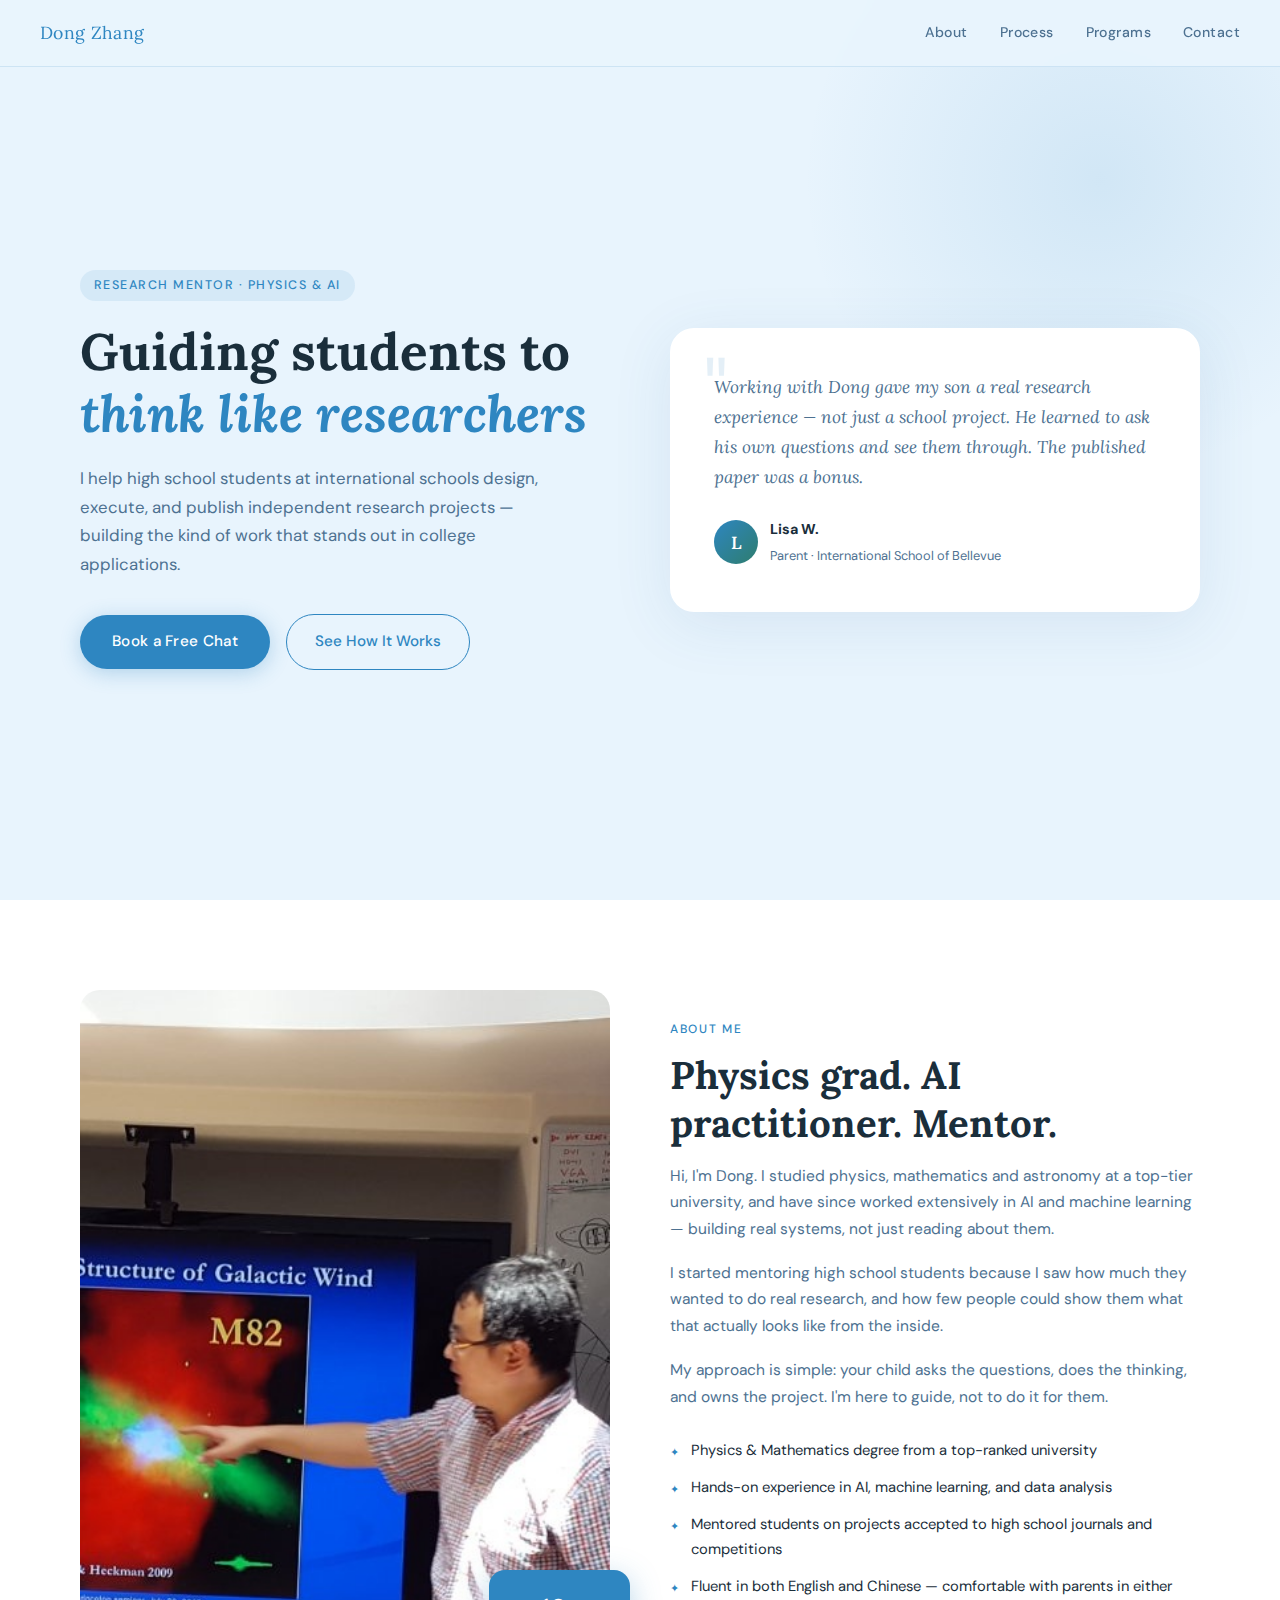
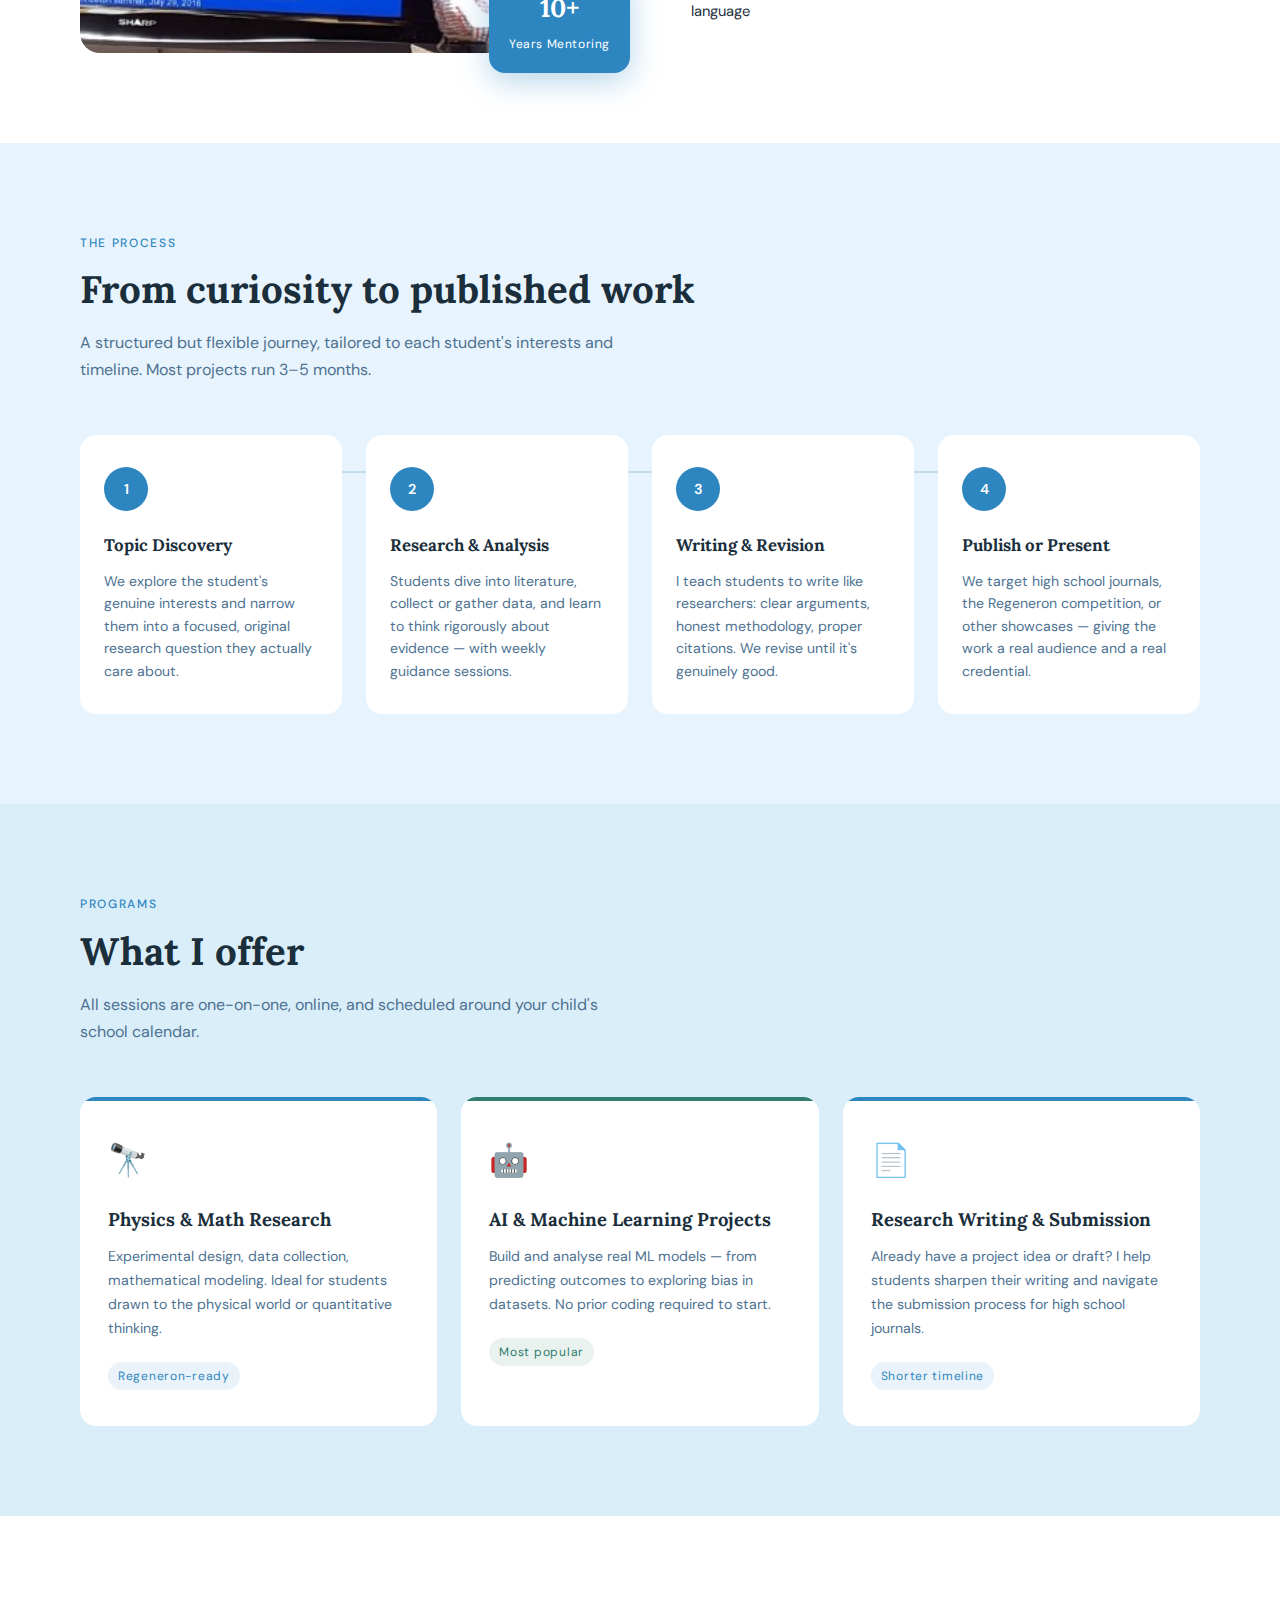
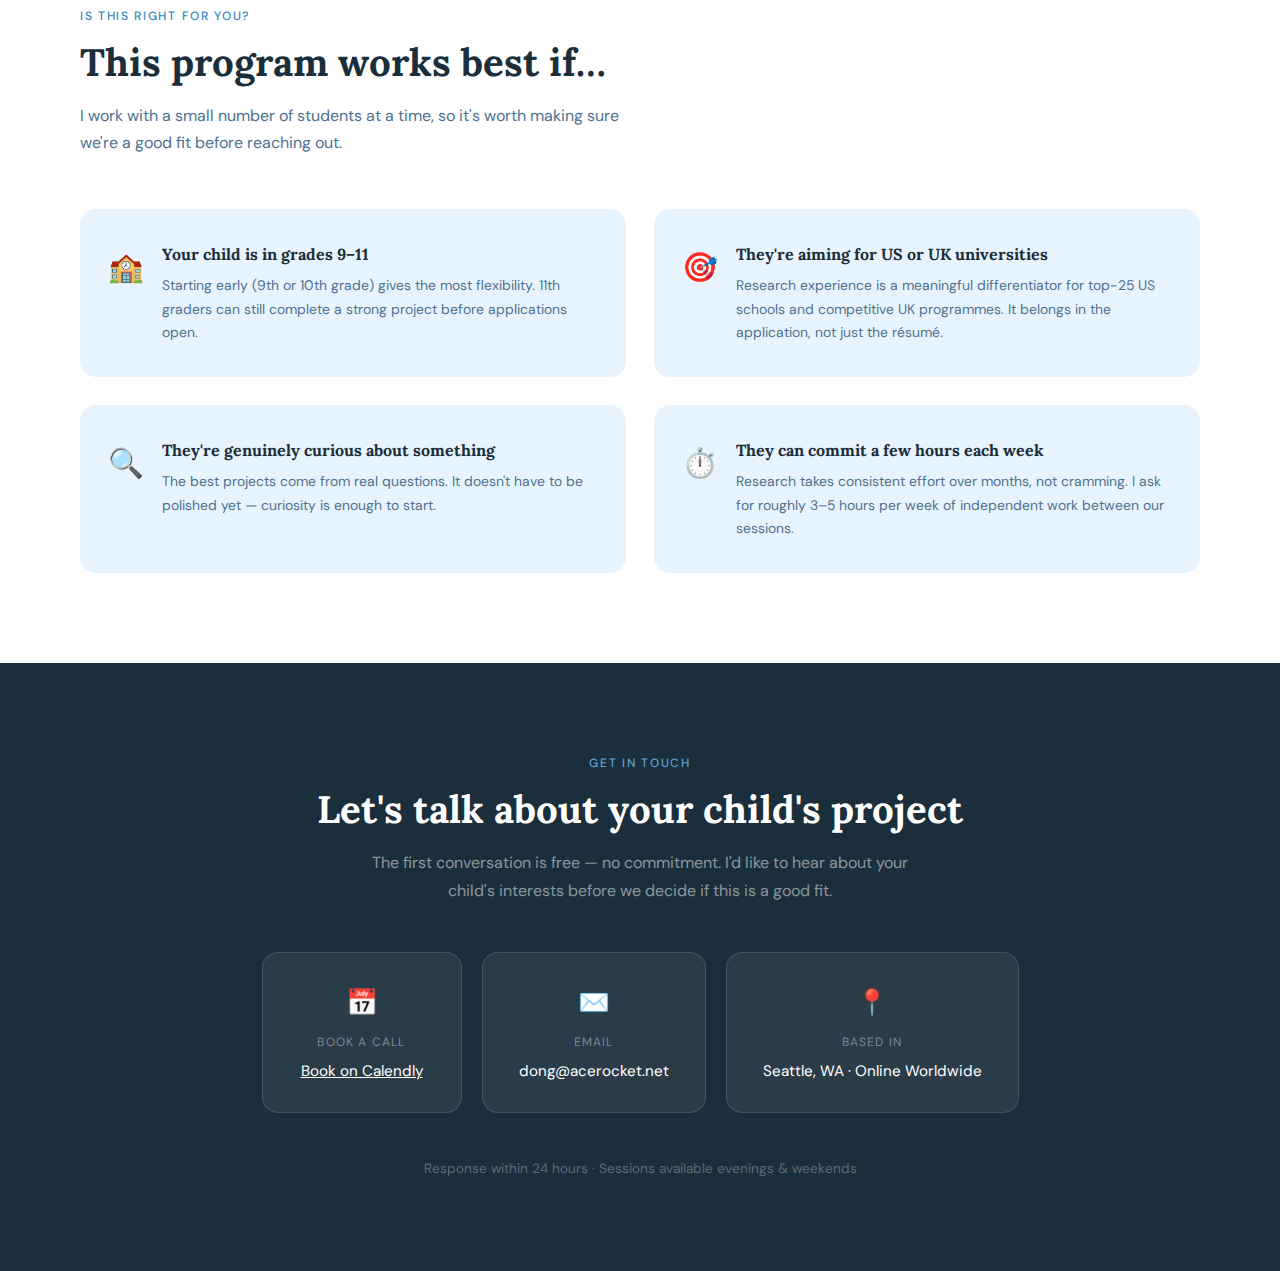
<file: mentor.html>
<!DOCTYPE html>
<html lang="en">
<head>
  <meta charset="UTF-8" />
  <meta name="viewport" content="width=device-width, initial-scale=1.0"/>
  <title>Dong Zhang · Research Mentor</title>
  <link rel="preconnect" href="https://fonts.googleapis.com">
  <link href="https://fonts.googleapis.com/css2?family=Lora:ital,wght@0,400;0,600;1,400&family=DM+Sans:wght@300;400;500&display=swap" rel="stylesheet">
  <style>
    *, *::before, *::after { box-sizing: border-box; margin: 0; padding: 0; }

    :root {
      --bg:       #e8f4fd;   /* light sky blue — main background */
      --bg2:      #f0f8ff;   /* slightly lighter for section alternates */
      --bg3:      #daeef9;   /* slightly deeper for warm sections */
      --white:    #ffffff;
      --accent:   #2e86c1;   /* mid-blue for primary buttons / highlights */
      --accent-lt:#5ba3d4;
      --ink:      #1a2e3b;   /* near-black with blue tint */
      --ink-soft: #4d7191;   /* muted blue-grey text */
      --sage:     #2e7d6e;   /* teal-green for variety */
      --radius:   16px;
    }

    html { scroll-behavior: smooth; }

    body {
      font-family: 'DM Sans', sans-serif;
      background: var(--bg);
      color: var(--ink);
      line-height: 1.7;
      overflow-x: hidden;
    }

    /* ── NAV ── */
    nav {
      position: fixed; top: 0; left: 0; right: 0; z-index: 100;
      padding: 18px 40px;
      display: flex; justify-content: space-between; align-items: center;
      background: rgba(232,244,253,0.92);
      backdrop-filter: blur(10px);
      border-bottom: 1px solid rgba(46,134,193,0.15);
    }
    .nav-logo {
      font-family: 'Lora', serif;
      font-size: 1.1rem;
      color: var(--accent);
      letter-spacing: 0.02em;
    }
    .nav-links { display: flex; gap: 32px; }
    .nav-links a {
      text-decoration: none;
      color: var(--ink-soft);
      font-size: 0.88rem;
      font-weight: 500;
      letter-spacing: 0.03em;
      transition: color 0.2s;
    }
    .nav-links a:hover { color: var(--accent); }

    /* ── HERO ── */
    .hero {
      min-height: 100vh;
      display: grid;
      grid-template-columns: 1fr 1fr;
      align-items: center;
      padding: 100px 80px 60px;
      gap: 60px;
      position: relative;
      overflow: hidden;
    }
    .hero::before {
      content: '';
      position: absolute;
      top: -120px; right: -120px;
      width: 600px; height: 600px;
      border-radius: 50%;
      background: radial-gradient(circle, rgba(46,134,193,0.12) 0%, transparent 70%);
      pointer-events: none;
    }
    .hero-text { animation: fadeUp 0.9s ease both; }
    .hero-eyebrow {
      display: inline-block;
      font-size: 0.78rem;
      font-weight: 500;
      letter-spacing: 0.12em;
      text-transform: uppercase;
      color: var(--accent);
      background: rgba(46,134,193,0.1);
      padding: 5px 14px;
      border-radius: 100px;
      margin-bottom: 20px;
    }
    .hero h1 {
      font-family: 'Lora', serif;
      font-size: clamp(2.4rem, 4vw, 3.6rem);
      line-height: 1.2;
      margin-bottom: 20px;
      color: var(--ink);
    }
    .hero h1 em {
      font-style: italic;
      color: var(--accent);
    }
    .hero-sub {
      font-size: 1.05rem;
      color: var(--ink-soft);
      max-width: 460px;
      margin-bottom: 36px;
    }
    .btn-primary {
      display: inline-block;
      background: var(--accent);
      color: var(--white);
      text-decoration: none;
      padding: 14px 32px;
      border-radius: 100px;
      font-weight: 500;
      font-size: 0.95rem;
      letter-spacing: 0.02em;
      transition: background 0.2s, transform 0.2s;
      box-shadow: 0 4px 20px rgba(46,134,193,0.3);
    }
    .btn-primary:hover { background: #1f6591; transform: translateY(-2px); }
    .btn-secondary {
      display: inline-block;
      color: var(--accent);
      text-decoration: none;
      padding: 14px 28px;
      border-radius: 100px;
      font-weight: 500;
      font-size: 0.95rem;
      border: 1.5px solid var(--accent);
      margin-left: 12px;
      transition: background 0.2s, transform 0.2s;
    }
    .btn-secondary:hover { background: rgba(46,134,193,0.08); transform: translateY(-2px); }

    .hero-card {
      animation: fadeUp 0.9s 0.2s ease both;
      background: var(--white);
      border-radius: 24px;
      padding: 44px;
      box-shadow: 0 12px 60px rgba(46,100,150,0.1);
      position: relative;
    }
    .hero-card::after {
      content: '"';
      position: absolute;
      top: 18px; left: 32px;
      font-family: 'Lora', serif;
      font-size: 5rem;
      color: var(--accent);
      opacity: 0.12;
      line-height: 1;
    }
    .hero-card p {
      font-family: 'Lora', serif;
      font-size: 1.08rem;
      font-style: italic;
      color: var(--ink-soft);
      line-height: 1.75;
      margin-bottom: 24px;
    }
    .hero-card-author { display: flex; align-items: center; gap: 12px; }
    .avatar {
      width: 44px; height: 44px; border-radius: 50%;
      background: linear-gradient(135deg, var(--accent), var(--sage));
      display: flex; align-items: center; justify-content: center;
      font-family: 'Lora', serif;
      font-size: 1.1rem; color: white; font-weight: 600;
    }
    .avatar-info strong { display: block; font-size: 0.9rem; color: var(--ink); }
    .avatar-info span { font-size: 0.8rem; color: var(--ink-soft); }

    /* ── SECTION BASE ── */
    section { padding: 90px 80px; }
    .section-label {
      font-size: 0.75rem; letter-spacing: 0.14em;
      text-transform: uppercase; color: var(--accent);
      font-weight: 500; margin-bottom: 12px;
    }
    .section-title {
      font-family: 'Lora', serif;
      font-size: clamp(1.8rem, 3vw, 2.6rem);
      line-height: 1.25; margin-bottom: 16px;
    }
    .section-sub {
      color: var(--ink-soft); font-size: 1rem;
      max-width: 540px; margin-bottom: 52px;
    }

    /* ── ABOUT ── */
    .about { background: var(--white); }
    .about-grid {
      display: grid; grid-template-columns: 1fr 1fr;
      gap: 60px; align-items: center;
    }
    .about-photo-wrap { position: relative; }
    .about-photo {
      width: 100%; aspect-ratio: 4/5; border-radius: 20px;
      background: linear-gradient(145deg, var(--bg3), #c5e3f5);
      display: flex; align-items: center; justify-content: center;
      font-family: 'Lora', serif; font-size: 5rem;
      color: var(--accent); opacity: 0.5;
    }
    .about-photo-badge {
      position: absolute; bottom: -20px; right: -20px;
      background: var(--accent); color: white;
      border-radius: 16px; padding: 16px 20px;
      text-align: center;
      box-shadow: 0 8px 30px rgba(46,134,193,0.35);
    }
    .about-photo-badge strong { display: block; font-size: 1.6rem; font-family: 'Lora', serif; }
    .about-photo-badge span { font-size: 0.75rem; letter-spacing: 0.05em; }

    .about-text p { color: var(--ink-soft); margin-bottom: 18px; font-size: 0.97rem; }
    .credential-list { list-style: none; margin-top: 28px; display: flex; flex-direction: column; gap: 12px; }
    .credential-list li {
      display: flex; align-items: flex-start; gap: 12px;
      font-size: 0.92rem; color: var(--ink);
    }
    .credential-list li::before {
      content: '✦'; color: var(--accent);
      font-size: 0.7rem; margin-top: 5px; flex-shrink: 0;
    }

    /* ── HOW IT WORKS ── */
    .how { background: var(--bg); }
    .steps {
      display: grid; grid-template-columns: repeat(4, 1fr);
      gap: 24px; position: relative;
    }
    .steps::before {
      content: '';
      position: absolute; top: 36px; left: 10%; right: 10%;
      height: 2px;
      background: linear-gradient(to right, var(--accent), var(--sage));
      opacity: 0.2; z-index: 0;
    }
    .step {
      background: var(--white); border-radius: var(--radius);
      padding: 32px 24px; position: relative; z-index: 1;
      transition: transform 0.25s, box-shadow 0.25s;
    }
    .step:hover { transform: translateY(-6px); box-shadow: 0 16px 48px rgba(46,100,150,0.1); }
    .step-num {
      width: 44px; height: 44px; border-radius: 50%;
      background: var(--accent); color: white;
      display: flex; align-items: center; justify-content: center;
      font-weight: 600; font-size: 0.9rem; margin-bottom: 20px;
    }
    .step h3 { font-family: 'Lora', serif; font-size: 1.05rem; margin-bottom: 10px; }
    .step p { font-size: 0.88rem; color: var(--ink-soft); line-height: 1.6; }

    /* ── OFFERINGS ── */
    .offerings { background: var(--bg3); }
    .offerings-grid { display: grid; grid-template-columns: repeat(3, 1fr); gap: 24px; }
    .offer-card {
      background: var(--white); border-radius: var(--radius);
      padding: 36px 28px;
      transition: transform 0.25s, box-shadow 0.25s;
      position: relative; overflow: hidden;
    }
    .offer-card::before {
      content: ''; position: absolute;
      top: 0; left: 0; right: 0; height: 4px;
      background: var(--accent);
    }
    .offer-card.featured::before { background: var(--sage); }
    .offer-card:hover { transform: translateY(-6px); box-shadow: 0 16px 48px rgba(46,100,150,0.1); }
    .offer-icon { font-size: 2rem; margin-bottom: 16px; }
    .offer-card h3 { font-family: 'Lora', serif; font-size: 1.15rem; margin-bottom: 10px; }
    .offer-card p { font-size: 0.88rem; color: var(--ink-soft); margin-bottom: 20px; }
    .offer-tag {
      display: inline-block; font-size: 0.75rem;
      letter-spacing: 0.06em;
      background: rgba(46,134,193,0.1); color: var(--accent);
      padding: 4px 10px; border-radius: 100px;
    }
    .offer-card.featured .offer-tag {
      background: rgba(46,125,110,0.1); color: var(--sage);
    }

    /* ── FOR WHOM ── */
    .for-whom { background: var(--white); }
    .whom-grid { display: grid; grid-template-columns: 1fr 1fr; gap: 28px; }
    .whom-card {
      background: var(--bg); border-radius: var(--radius);
      padding: 32px 28px; display: flex; gap: 18px; align-items: flex-start;
    }
    .whom-icon { font-size: 1.8rem; flex-shrink: 0; margin-top: 2px; }
    .whom-card h3 { font-family: 'Lora', serif; font-size: 1rem; margin-bottom: 6px; }
    .whom-card p { font-size: 0.87rem; color: var(--ink-soft); }

    /* ── CONTACT ── */
    .contact {
      background: var(--ink); color: var(--white); text-align: center;
    }
    .contact .section-label { color: var(--accent-lt); }
    .contact .section-title { color: var(--white); }
    .contact .section-sub { color: rgba(255,255,255,0.5); margin: 0 auto 48px; }

    .contact-cards { display: flex; justify-content: center; gap: 20px; flex-wrap: wrap; }
    .contact-card {
      background: rgba(255,255,255,0.07);
      border: 1px solid rgba(255,255,255,0.12);
      border-radius: var(--radius); padding: 28px 36px; min-width: 200px;
      transition: background 0.2s;
    }
    .contact-card:hover { background: rgba(255,255,255,0.12); }
    .contact-card .c-icon { font-size: 1.6rem; margin-bottom: 8px; }
    .contact-card .c-label {
      font-size: 0.75rem; letter-spacing: 0.1em;
      text-transform: uppercase; color: rgba(255,255,255,0.4); margin-bottom: 6px;
    }
    .contact-card .c-value { font-size: 0.95rem; color: var(--white); }
    .contact-note { margin-top: 44px; font-size: 0.85rem; color: rgba(255,255,255,0.3); }

    /* ── FOOTER ── */
    footer {
      background: #111d26; text-align: center;
      padding: 24px; font-size: 0.8rem; color: rgba(255,255,255,0.2);
    }

    /* ── ANIMATIONS ── */
    @keyframes fadeUp {
      from { opacity: 0; transform: translateY(28px); }
      to   { opacity: 1; transform: translateY(0); }
    }

    /* ── RESPONSIVE ── */
    @media (max-width: 900px) {
      nav { padding: 16px 24px; }
      .hero { grid-template-columns: 1fr; padding: 100px 24px 60px; gap: 40px; }
      .hero::before { display: none; }
      section { padding: 60px 24px; }
      .about-grid, .whom-grid { grid-template-columns: 1fr; }
      .steps { grid-template-columns: 1fr 1fr; }
      .steps::before { display: none; }
      .offerings-grid { grid-template-columns: 1fr; }
      .nav-links { display: none; }
    }
  </style>
</head>
<body>

<!-- NAV -->
<nav>
  <div class="nav-logo">Dong Zhang</div>
  <div class="nav-links">
    <a href="#about">About</a>
    <a href="#how">Process</a>
    <a href="#offerings">Programs</a>
    <a href="#contact">Contact</a>
  </div>
</nav>

<!-- HERO -->
<section class="hero" id="top">
  <div class="hero-text">
    <div class="hero-eyebrow">Research Mentor · Physics & AI</div>
    <h1>Guiding students to <em>think like researchers</em></h1>
    <p class="hero-sub">
      I help high school students at international schools design, execute, and publish independent research projects — building the kind of work that stands out in college applications.
    </p>
    <a href="#contact" class="btn-primary">Book a Free Chat</a>
    <a href="#how" class="btn-secondary">See How It Works</a>
  </div>
  <div class="hero-card">
    <p>Working with Dong gave my son a real research experience — not just a school project. He learned to ask his own questions and see them through. The published paper was a bonus.</p>
    <div class="hero-card-author">
      <div class="avatar">L</div>
      <div class="avatar-info">
        <strong>Lisa W.</strong>
        <span>Parent · International School of Bellevue</span>
      </div>
    </div>
  </div>
</section>

<!-- ABOUT -->
<section class="about" id="about">
  <div class="about-grid">
    <div class="about-photo-wrap">
      <img src="[data-uri]" alt="Dong Zhang presenting physics research" style="width:100%; aspect-ratio:4/5; border-radius:20px; object-fit:cover; object-position:center top; display:block;">
      <div class="about-photo-badge">
        <strong>10+</strong>
        <span>Years Mentoring</span>
      </div>
    </div>
    <div class="about-text">
      <div class="section-label">About Me</div>
      <h2 class="section-title">Physics grad. AI practitioner. Mentor.</h2>
      <p>Hi, I'm Dong. I studied physics, mathematics and astronomy at a top-tier university, and have since worked extensively in AI and machine learning — building real systems, not just reading about them.</p>
      <p>I started mentoring high school students because I saw how much they wanted to do real research, and how few people could show them what that actually looks like from the inside.</p>
      <p>My approach is simple: your child asks the questions, does the thinking, and owns the project. I'm here to guide, not to do it for them.</p>
      <ul class="credential-list">
        <li>Physics & Mathematics degree from a top-ranked university</li>
        <li>Hands-on experience in AI, machine learning, and data analysis</li>
        <li>Mentored students on projects accepted to high school journals and competitions</li>
        <li>Fluent in both English and Chinese — comfortable with parents in either language</li>
      </ul>
    </div>
  </div>
</section>

<!-- HOW IT WORKS -->
<section class="how" id="how">
  <div class="section-label">The Process</div>
  <h2 class="section-title">From curiosity to published work</h2>
  <p class="section-sub">A structured but flexible journey, tailored to each student's interests and timeline. Most projects run 3–5 months.</p>
  <div class="steps">
    <div class="step">
      <div class="step-num">1</div>
      <h3>Topic Discovery</h3>
      <p>We explore the student's genuine interests and narrow them into a focused, original research question they actually care about.</p>
    </div>
    <div class="step">
      <div class="step-num">2</div>
      <h3>Research & Analysis</h3>
      <p>Students dive into literature, collect or gather data, and learn to think rigorously about evidence — with weekly guidance sessions.</p>
    </div>
    <div class="step">
      <div class="step-num">3</div>
      <h3>Writing & Revision</h3>
      <p>I teach students to write like researchers: clear arguments, honest methodology, proper citations. We revise until it's genuinely good.</p>
    </div>
    <div class="step">
      <div class="step-num">4</div>
      <h3>Publish or Present</h3>
      <p>We target high school journals, the Regeneron competition, or other showcases — giving the work a real audience and a real credential.</p>
    </div>
  </div>
</section>

<!-- OFFERINGS -->
<section class="offerings" id="offerings">
  <div class="section-label">Programs</div>
  <h2 class="section-title">What I offer</h2>
  <p class="section-sub">All sessions are one-on-one, online, and scheduled around your child's school calendar.</p>
  <div class="offerings-grid">
    <div class="offer-card">
      <div class="offer-icon">🔭</div>
      <h3>Physics & Math Research</h3>
      <p>Experimental design, data collection, mathematical modeling. Ideal for students drawn to the physical world or quantitative thinking.</p>
      <span class="offer-tag">Regeneron-ready</span>
    </div>
    <div class="offer-card featured">
      <div class="offer-icon">🤖</div>
      <h3>AI & Machine Learning Projects</h3>
      <p>Build and analyse real ML models — from predicting outcomes to exploring bias in datasets. No prior coding required to start.</p>
      <span class="offer-tag">Most popular</span>
    </div>
    <div class="offer-card">
      <div class="offer-icon">📄</div>
      <h3>Research Writing & Submission</h3>
      <p>Already have a project idea or draft? I help students sharpen their writing and navigate the submission process for high school journals.</p>
      <span class="offer-tag">Shorter timeline</span>
    </div>
  </div>
</section>

<!-- FOR WHOM -->
<section class="for-whom" id="whom">
  <div class="section-label">Is This Right For You?</div>
  <h2 class="section-title">This program works best if…</h2>
  <p class="section-sub">I work with a small number of students at a time, so it's worth making sure we're a good fit before reaching out.</p>
  <div class="whom-grid">
    <div class="whom-card">
      <div class="whom-icon">🏫</div>
      <div>
        <h3>Your child is in grades 9–11</h3>
        <p>Starting early (9th or 10th grade) gives the most flexibility. 11th graders can still complete a strong project before applications open.</p>
      </div>
    </div>
    <div class="whom-card">
      <div class="whom-icon">🎯</div>
      <div>
        <h3>They're aiming for US or UK universities</h3>
        <p>Research experience is a meaningful differentiator for top-25 US schools and competitive UK programmes. It belongs in the application, not just the résumé.</p>
      </div>
    </div>
    <div class="whom-card">
      <div class="whom-icon">🔍</div>
      <div>
        <h3>They're genuinely curious about something</h3>
        <p>The best projects come from real questions. It doesn't have to be polished yet — curiosity is enough to start.</p>
      </div>
    </div>
    <div class="whom-card">
      <div class="whom-icon">⏱️</div>
      <div>
        <h3>They can commit a few hours each week</h3>
        <p>Research takes consistent effort over months, not cramming. I ask for roughly 3–5 hours per week of independent work between our sessions.</p>
      </div>
    </div>
  </div>
</section>

<!-- CONTACT -->
<section class="contact" id="contact">
  <div class="section-label">Get in Touch</div>
  <h2 class="section-title">Let's talk about your child's project</h2>
  <p class="section-sub">The first conversation is free — no commitment. I'd like to hear about your child's interests before we decide if this is a good fit.</p>
  <div class="contact-cards">
    <div class="contact-card">
      <div class="c-icon">📅</div>
      <div class="c-label">Book a Call</div>
      <div class="c-value"><a href="https://calendly.com/acerocket-ai/30-minute-meeting" target="_blank" style="color:inherit">Book on Calendly</a></div>
    </div>
    <div class="contact-card">
      <div class="c-icon">✉️</div>
      <div class="c-label">Email</div>
      <div class="c-value">dong@acerocket.net</div>    
    </div>
    <div class="contact-card">
      <div class="c-icon">📍</div>
      <div class="c-label">Based in</div>
      <div class="c-value">Seattle, WA · Online Worldwide</div>
    </div>
  </div>
  <p class="contact-note">Response within 24 hours · Sessions available evenings & weekends</p>
</file>
<file: css/default.css>
/*
=====================================================================
*   Ceevee v1.0 Default Stylesheet
*   url: styleshout.com
*   03-17-2014
=====================================================================

TOC:
a. Webfonts and Icon fonts
b. Reset
c. Default Styles
   1. Basic
   2. Typography
   3. Links
   4. Images
   5. Buttons
   6. Forms
d. Grid
e. Others
   1. Clearing
   2. Misc

=====================================================================  */

/* ------------------------------------------------------------------ */
/* a. Webfonts and Icon fonts
 ------------------------------------------------------------------ */

@import url("fonts.css");
@import url("fontello/css/fontello.css");
@import url("font-awesome/css/font-awesome.min.css");

/* ------------------------------------------------------------------
/* b. Reset
      Adapted from:
      Normalize.css - https://github.com/necolas/normalize.css/
      HTML5 Doctor Reset - html5doctor.com/html-5-reset-stylesheet/
/* ------------------------------------------------------------------ */

html, body, div, span, object, iframe,
h1, h2, h3, h4, h5, h6, p, blockquote, pre,
abbr, address, cite, code,
del, dfn, em, img, ins, kbd, q, samp,
small, strong, sub, sup, var,
b, i,
dl, dt, dd, ol, ul, li,
fieldset, form, label, legend,
table, caption, tbody, tfoot, thead, tr, th, td,
article, aside, canvas, details, figcaption, figure,
footer, header, hgroup, menu, nav, section, summary,
time, mark, audio, video {
   margin: 0;
   padding: 0;
   border: 0;
   outline: 0;
   font-size: 100%;
   vertical-align: baseline;
   background: transparent;
}

article,aside,details,figcaption,figure,
footer,header,hgroup,menu,nav,section {
   display: block;
}

audio,
canvas,
video {
   display: inline-block;
}

audio:not([controls]) {
   display: none;
   height: 0;
}

[hidden] { display: none; }

code, kbd, pre, samp {
   font-family: monospace, serif;
   font-size: 1em;
}

pre {
   white-space: pre;
   white-space: pre-wrap;
   word-wrap: break-word;
}

blockquote, q { quotes: &#8220 &#8220; }

blockquote:before, blockquote:after,
q:before, q:after {
   content: '';
   content: none;
}

ins {
   background-color: #ff9;
   color: #000;
   text-decoration: none;
}

mark {
   background-color: #A7F4F6;
   color: #555;
}

del { text-decoration: line-through; }

abbr[title], dfn[title] {
   border-bottom: 1px dotted;
   cursor: help;
}

table {
   border-collapse: collapse;
   border-spacing: 0;
}


/* ------------------------------------------------------------------ */
/* c. Default and Basic Styles
      Adapted from:
      Skeleton CSS Framework - http://www.getskeleton.com/
      Typeplate Typographic Starter Kit - http://typeplate.com/
/* ------------------------------------------------------------------ */

/*  1. Basic  ------------------------------------------------------- */

*,
*:before,
*:after {
   -moz-box-sizing: border-box;
   -webkit-box-sizing: border-box;
   box-sizing: border-box;
}

html {
   font-size: 62.5%;
   -webkit-font-smoothing: antialiased;
}

body {
   background: #fff;
   font-family: 'opensans-regular', sans-serif;
   font-weight: normal;
   font-size: 15px;
   line-height: 30px;
	color: #838C95;

   -webkit-font-smoothing: antialiased; /* Fix for webkit rendering */
	-webkit-text-size-adjust: 100%;
}

/*  2. Typography
       Vertical rhythm with leading derived from 6
--------------------------------------------------------------------- */

h1, h2, h3, h4, h5, h6 {
   color: #313131;
	font-family: 'opensans-bold', sans-serif;
   font-weight: normal;
}
h1 a, h2 a, h3 a, h4 a, h5 a, h6 a { font-weight: inherit; }
h1 { font-size: 38px; line-height: 42px; margin-bottom: 12px; letter-spacing: -1px; }
h2 { font-size: 28px; line-height: 36px; margin-bottom: 6px; }
h3 { font-size: 22px; line-height: 30px; margin-bottom: 12px; }
h4 { font-size: 20px; line-height: 30px; margin-bottom: 6px; }
h5 { font-size: 18px; line-height: 30px; }
h6 { font-size: 14px; line-height: 30px; }
.subheader { }

p { margin: 0 0 30px 0; }
p img { margin: 0; }
p.lead {
   font: 19px/36px 'opensans-light', sans-serif;
   margin-bottom: 18px;
}

/* for 'em' and 'strong' tags, font-size and line-height should be same with
the body tag due to rendering problems in some browsers */
em { font: 15px/30px 'opensans-italic', sans-serif; }
strong, b { font: 15px/30px 'opensans-bold', sans-serif; }
small { font-size: 11px; line-height: inherit; }

/*	Blockquotes */
blockquote {
   margin: 30px 0px;
   padding-left: 40px;
   position: relative;
}
blockquote:before {
   content: "\201C";
   opacity: 0.45;
   font-size: 80px;
   line-height: 0px;
   margin: 0;
   font-family: arial, sans-serif;

   position: absolute;
   top:  30px;
	left: 0;
}
blockquote p {
   font-family: 'librebaskerville-italic', serif;
   padding: 0;
   font-size: 18px;
   line-height: 36px;
}
blockquote cite {
   display: block;
   font-size: 12px;
   font-style: normal;
   line-height: 18px;
}
blockquote cite:before { content: "\2014 \0020"; }
blockquote cite a,
blockquote cite a:visited { color: #8B9798; border: none }

/* ---------------------------------------------------------------------
/*  Pull Quotes Markup
/*
    <aside class="pull-quote">
		<blockquote>
			<p></p>
		</blockquote>
	 </aside>
/*
/* --------------------------------------------------------------------- */
.pull-quote {
   position: relative;
	padding: 18px 30px 18px 0px;
}
.pull-quote:before,
.pull-quote:after {
	height: 1em;
	opacity: 0.45;
	position: absolute;
	font-size: 80px;
   font-family: Arial, Sans-Serif;
}
.pull-quote:before {
	content: "\201C";
	top:  33px;
	left: 0;
}
.pull-quote:after {
	content: '\201D';
	bottom: -33px;
	right: 0;
}
.pull-quote blockquote {
   margin: 0;
}
.pull-quote blockquote:before {
   content: none;
}

/* Abbreviations */
abbr {
   font-family: 'opensans-bold', sans-serif;
	font-variant: small-caps;
	text-transform: lowercase;
   letter-spacing: .5px;
	color: gray;
}
abbr:hover { cursor: help; }

/* drop cap */
.drop-cap:first-letter {
	float: left;
	margin: 0;
	padding: 14px 6px 0 0;
	font-size: 84px;
	font-family: /* Copperplate */ 'opensans-bold', sans-serif;
   line-height: 60px;
	text-indent: 0;
	background: transparent;
	color: inherit;
}

hr { border: solid #E3E3E3; border-width: 1px 0 0; clear: both; margin: 11px 0 30px; height: 0; }


/*  3. Links  ------------------------------------------------------- */

a, a:visited {
   text-decoration: none;
   outline: 0;
   color: #11ABB0;

   -webkit-transition: color .3s ease-in-out;
   -moz-transition: color .3s ease-in-out;
   -o-transition: color .3s ease-in-out;
   transition: color .3s ease-in-out;
}
a:hover, a:focus { color: #313131; }
p a, p a:visited { line-height: inherit; }


/*  4. List  --------------------------------------------------------- */

ul, ol { margin-bottom: 24px; margin-top: 12px; }
ul { list-style: none outside; }
ol { list-style: decimal; }
ol, ul.square, ul.circle, ul.disc { margin-left: 30px; }
ul.square { list-style: square outside; }
ul.circle { list-style: circle outside; }
ul.disc { list-style: disc outside; }
ul ul, ul ol,
ol ol, ol ul { margin: 6px 0 6px 30px; }
ul ul li, ul ol li,
ol ol li, ol ul li { margin-bottom: 6px; }
li { line-height: 18px; margin-bottom: 12px; }
ul.large li { }
li p { }

/* ---------------------------------------------------------------------
/*  Stats Tab Markup

    <ul class="stats-tabs">
		<li><a href="#">[value]<b>[name]</b></a></li>
	 </ul>

    Extend this object into your markup.
/*
/* --------------------------------------------------------------------- */
.stats-tabs {
   padding: 0;
   margin: 24px 0;
}
.stats-tabs li {
	display: inline-block;
	margin: 0 10px 18px 0;
	padding: 0 10px 0 0;
	border-right: 1px solid #ccc;
}
.stats-tabs li:last-child {
	margin: 0;
	padding: 0;
	border: none;
}
.stats-tabs li a {
	display: inline-block;
	font-size: 22px;
	font-family: 'opensans-bold', sans-serif;
   border: none;
   color: #313131;
}
.stats-tabs li a:hover {
   color:#11ABB0;
}
.stats-tabs li a b {
	display: block;
	margin: 6px 0 0 0;
	font-size: 13px;
	font-family: 'opensans-regular', sans-serif;
   color: #8B9798;
}

/* definition list */
dl { margin: 12px 0; }
dt { margin: 0; color:#11ABB0; }
dd { margin: 0 0 0 20px; }

/* Lining Definition Style Markup */
.lining dt,
.lining dd {
	display: inline;
	margin: 0;
}
.lining dt + dt:before,
.lining dd + dt:before {
	content: "\A";
	white-space: pre;
}
.lining dd + dd:before {
	content: ", ";
}
.lining dd:before {
	content: ": ";
	margin-left: -0.2em;
}

/* Dictionary Definition Style Markup */
.dictionary-style dt {
	display: inline;
	counter-reset: definitions;
}
.dictionary-style dt + dt:before {
	content: ", ";
	margin-left: -0.2em;
}
.dictionary-style dd {
	display: block;
	counter-increment: definitions;
}
.dictionary-style dd:before {
	content: counter(definitions, decimal) ". ";
}

/* Pagination */
.pagination {
   margin: 36px auto;
   text-align: center;
}
.pagination ul li {
   display: inline-block;
   margin: 0;
   padding: 0;
}
.pagination .page-numbers {
   font: 15px/18px 'opensans-bold', sans-serif;
   display: inline-block;
   padding: 6px 10px;
   margin-right: 3px;
   margin-bottom: 6px;
	color: #6E757C;
	background-color: #E6E8EB;

	-webkit-transition: all 200ms ease-in-out;
	-moz-transition: all 200ms ease-in-out;
	-o-transition: all 200ms ease-in-out;
	-ms-transition: all 200ms ease-in-out;
	transition: all 200ms ease-in-out;

   -moz-border-radius: 3px;
   -webkit-border-radius: 3px;
   -khtml-border-radius: 3px;
	border-radius: 3px;
}
.pagination .page-numbers:hover {
   background: #838A91;
   color: #fff;
}
.pagination .current,
.pagination .current:hover {
   background-color: #11ABB0;
   color: #fff;
}
.pagination .inactive,
.pagination .inactive:hover {
   background-color: #E6E8EB;
	color: #A9ADB2;
}
.pagination .prev, .pagination .next {}

/*  5. Images  --------------------------------------------------------- */

img {
   max-width: 100%;
   height: auto;
}
img.pull-right { margin: 12px 0px 0px 18px; }
img.pull-left { margin: 12px 18px 0px 0px; }

/*  6. Buttons  --------------------------------------------------------- */

.button,
.button:visited,
button,
input[type="submit"],
input[type="reset"],
input[type="button"] {
   font: 16px/30px 'opensans-bold', sans-serif;
   background: #11ABB0;
   display: inline-block;
	text-decoration: none;
   letter-spacing: 0;
   color: #fff;
	padding: 12px 20px;
	margin-bottom: 18px;
   border: none;
   cursor: pointer;
   height: auto;

   -webkit-transition: all .2s ease-in-out;
	-moz-transition: all .2s ease-in-out;
	-o-transition: all .2s ease-in-out;
	-ms-transition: all .2s ease-in-out;
	transition: all .2s ease-in-out;

   -moz-border-radius: 3px;
   -webkit-border-radius: 3px;
   -khtml-border-radius: 3px;
   border-radius: 3px;
}

.button:hover,
button:hover,
input[type="submit"]:hover,
input[type="reset"]:hover,
input[type="button"]:hover {
   background: #3d4145;
   color: #fff;
}

.button:active,
button:active,
input[type="submit"]:active,
input[type="reset"]:active,
input[type="button"]:active {
   background: #3d4145;
   color: #fff;
}

.button.full-width,
button.full-width,
input[type="submit"].full-width,
input[type="reset"].full-width,
input[type="button"].full-width {
	width: 100%;
	padding-left: 0 !important;
	padding-right: 0 !important;
	text-align: center;
}

/* Fix for odd Mozilla border & padding issues */
button::-moz-focus-inner,
input::-moz-focus-inner {
    border: 0;
    padding: 0;
}


/*  7. Forms  --------------------------------------------------------- */

form { margin-bottom: 24px; }
fieldset { margin-bottom: 24px; }

input[type="text"],
input[type="password"],
input[type="email"],
textarea,
select {
   display: block;
   padding: 18px 15px;
   margin: 0 0 24px 0;
   border: 0;
   outline: none;
   vertical-align: middle;
   min-width: 225px;
	max-width: 100%;
   font-size: 15px;
   line-height: 24px;
	color: #647373;
	background: #D3D9D9;

}

/* select { padding: 0;
   width: 220px;
   } */

input[type="text"]:focus,
input[type="password"]:focus,
input[type="email"]:focus,
textarea:focus {
   color: #B3B7BC;
	background-color: #3d4145;
}

textarea { min-height: 220px; }

label,
legend {
   font: 16px/24px 'opensans-bold', sans-serif;
	margin: 12px 0;
   color: #3d4145;
   display: block;
}
label span,
legend span {
	color: #8B9798;
   font: 14px/24px 'opensans-regular', sans-serif;
}

input[type="checkbox"],
input[type="radio"] {
    font-size: 15px;
    color: #737373;
}

input[type="checkbox"] { display: inline; }

/* ------------------------------------------------------------------ */
/* d. Grid
---------------------------------------------------------------------
   gutter = 40px.
/* ------------------------------------------------------------------ */

/* default
--------------------------------------------------------------- */
.row {
   width: 96%;
   max-width: 1020px;
   margin: 0 auto;
}
/* fixed width for IE8 */
.ie .row { width: 1000px ; }

.narrow .row { max-width: 980px; }

.row .row { width: auto; max-width: none; margin: 0 -20px; }

/* row clearing */
.row:before,
.row:after {
    content: " ";
    display: table;
}
.row:after {
    clear: both;
}

.column, .columns {
   position: relative;
   padding: 0 20px;
   min-height: 1px;
   float: left;
}
.column.centered, .columns.centered  {
    float: none;
    margin: 0 auto;
}

/* removed gutters */
.row.collapsed > .column,
.row.collapsed > .columns,
.column.collapsed, .columns.collapsed  { padding: 0; }

[class*="column"] + [class*="column"]:last-child { float: right; }
[class*="column"] + [class*="column"].end { float: right; }

/* column widths */
.row .one         { width: 8.33333%; }
.row .two         { width: 16.66667%; }
.row .three       { width: 25%; }
.row .four        { width: 33.33333%; }
.row .five        { width: 41.66667%; }
.row .six         { width: 50%; }
.row .seven       { width: 58.33333%; }
.row .eight       { width: 66.66667%; }
.row .nine        { width: 75%; }
.row .ten         { width: 83.33333%; }
.row .eleven      { width: 91.66667%; }
.row .twelve      { width: 100%; }

/* Offsets */
.row .offset-1    { margin-left: 8.33333%; }
.row .offset-2    { margin-left: 16.66667%; }
.row .offset-3    { margin-left: 25%; }
.row .offset-4    { margin-left: 33.33333%; }
.row .offset-5    { margin-left: 41.66667%; }
.row .offset-6    { margin-left: 50%; }
.row .offset-7    { margin-left: 58.33333%; }
.row .offset-8    { margin-left: 66.66667%; }
.row .offset-9    { margin-left: 75%; }
.row .offset-10   { margin-left: 83.33333%; }
.row .offset-11   { margin-left: 91.66667%; }

/* Push/Pull */
.row .push-1      { left: 8.33333%; }
.row .pull-1      { right: 8.33333%; }
.row .push-2      { left: 16.66667%; 	}
.row .pull-2      { right: 16.66667%; }
.row .push-3      { left: 25%; }
.row .pull-3      { right: 25%;	}
.row .push-4      { left: 33.33333%; }
.row .pull-4      { right: 33.33333%; }
.row .push-5      { left: 41.66667%; }
.row .pull-5      { right: 41.66667%; }
.row .push-6      { left: 50%; }
.row .pull-6      { right: 50%; }
.row .push-7      { left: 58.33333%; }
.row .pull-7      { right: 58.33333%; }
.row .push-8      { left: 66.66667%; 	}
.row .pull-8      { right: 66.66667%; }
.row .push-9      { left: 75%; }
.row .pull-9      { right: 75%; }
.row .push-10     { left: 83.33333%; }
.row .pull-10     { right: 83.33333%; }
.row .push-11     { left: 91.66667%; }
.row .pull-11     { right: 91.66667%; }

/* block grids
--------------------------------------------------------------------- */
.bgrid-sixths [class*="column"]   { width: 16.66667%; }
.bgrid-quarters [class*="column"] { width: 25%; }
.bgrid-thirds [class*="column"]   { width: 33.33333%; }
.bgrid-halves [class*="column"]   { width: 50%; }

[class*="bgrid"] [class*="column"] + [class*="column"]:last-child { float: left; }

/* Left clearing for block grid columns - columns that changes width in
different screen sizes. Allows columns with different heights to align
properly.
--------------------------------------------------------------------- */
.first { clear: left; }   /* first column in default screen */
.s-first { clear: none; } /* first column in smaller screens */

/* smaller screens
--------------------------------------------------------------- */
@media only screen and (max-width: 900px) {

   /* block grids on small screens */
   .s-bgrid-sixths [class*="column"]   { width: 16.66667%; }
   .s-bgrid-quarters [class*="column"] { width: 25%; }
   .s-bgrid-thirds [class*="column"]   { width: 33.33333%; }
   .s-bgrid-halves [class*="column"]   { width: 50%; }

   /* block grids left clearing */
   .first { clear: none; }
   .s-first { clear: left; }

}

/* mobile wide/smaller tablets
--------------------------------------------------------------- */
@media only screen and (max-width: 767px) {

   .row {
	   width: 460px;
	   margin: 0 auto;
      padding: 0;
	}
   .column, .columns {
	   width: auto !important;
	   float: none;
	   margin-left: 0;
	   margin-right: 0;
      padding: 0 30px;
   }
   .row .row { width: auto; max-width: none; margin: 0 -30px; }

   [class*="column"] + [class*="column"]:last-child { float: none; }
   [class*="bgrid"] [class*="column"] + [class*="column"]:last-child { float: none; }

   /* Offsets */
   .row .offset-1    { margin-left: 0%; }
   .row .offset-2    { margin-left: 0%; }
   .row .offset-3    { margin-left: 0%; }
   .row .offset-4    { margin-left: 0%; }
   .row .offset-5    { margin-left: 0%; }
   .row .offset-6    { margin-left: 0%; }
   .row .offset-7    { margin-left: 0%; }
   .row .offset-8    { margin-left: 0%; }
   .row .offset-9    { margin-left: 0%; }
   .row .offset-10   { margin-left: 0%; }
   .row .offset-11   { margin-left: 0%; }
}

/* mobile narrow
--------------------------------------------------------------- */
@media only screen and (max-width: 460px) {

   .row { width: auto; }

}

/* larger screens
--------------------------------------------------------------- */
@media screen and (min-width: 1200px) {

   .wide .row { max-width: 1180px; }

}

/* ------------------------------------------------------------------ */
/* e. Others
/* ------------------------------------------------------------------ */

/*  1. Clearing
    (http://nicolasgallagher.com/micro-clearfix-hack/
--------------------------------------------------------------------- */

.cf:before,
.cf:after {
    content: " ";
    display: table;
}
.cf:after {
    clear: both;
}

/*  2. Misc -------------------------------------------------------- */

.remove-bottom { margin-bottom: 0 !important; }
.half-bottom { margin-bottom: 12px !important; }
.add-bottom { margin-bottom: 24px !important; }
.no-border { border: none; }

.text-center  { text-align: center !important; }
.text-left    { text-align: left !important; }
.text-right   { text-align: right !important; }
.pull-left    { float: left !important; }
.pull-right   { float: right !important; }
.align-center {
	margin-left: auto !important;
	margin-right: auto !important;
	text-align: center !important;
}
</file>
<file: css/layout.css>
/*
=====================================================================
*   Ceevee v1.0 Layout Stylesheet
*   url: styleshout.com
*   03-18-2014
=====================================================================

   TOC:
   a. General Styles
   b. Header Styles
   c. About Section
   d. CV Section
   e. Pulications Section
   f. Call To Action Section
   g. Testimonials Section
   h. Contact Section
   i. Footer

===================================================================== */

/* ------------------------------------------------------------------ */
/* a. General Styles
/* ------------------------------------------------------------------ */

body { background: #0f0f0f; }

/* ------------------------------------------------------------------ */
/* b. Header Styles
/* ------------------------------------------------------------------ */

header {
   position: relative;
   height: 800px;
   min-height: 500px;
   width: 100%;
   background: #161415 url(../images/header-background.jpg) no-repeat top center;
   background-size: cover !important;
	-webkit-background-size: cover !important;
   text-align: center;
   overflow: hidden;
}

/* vertically center banner section */
header:before {
   content: '';
   display: inline-block;
   vertical-align: middle;
   height: 100%;
}
header .banner {
   display: inline-block;
   vertical-align: middle;
   margin: 0 auto;
   width: 85%;
   padding-bottom: 30px;s
   text-align: center;
}

header .banner-text { width: 100%; }
header .banner-text h1 {
   font: 80px/1.1em 'opensans-bold', sans-serif;
   color: #fff;
   letter-spacing: -2px;
   margin: 0 auto 18px auto;
   text-shadow: 0px 1px 3px rgba(0, 0, 0, .8);
}
header .banner-text h2 {
   font: 40px/1.1em 'opensans-bold', sans-serif;
   color: #fff;
   letter-spacing: -2px;
   margin: 0 auto 18px auto;
   text-shadow: 0px 1px 3px rgba(0, 0, 0, .8);
}
header .banner-text h3 {
   font: 18px/1.9em 'librebaskerville-regular', serif;
   color: #fff;
   margin: 0 auto;
   width: 70%;
   text-shadow: 0px 1px 2px rgba(0, 0, 0, .5);
}
header .banner-text h3 span,
header .banner-text h3 a,
header .banner-text h3 b{
   font: 18px/1.9em 'opensans-bold', serif;
   color: #fff;
}
header .banner-text hr {
   width: 60%;
   margin: 18px auto 24px auto;
   border-color: #2F2D2E;
   border-color: rgba(150, 150, 150, .1);
}

/* header social links */
header .social {
   margin: 24px 0;
   padding: 0;
   font-size: 30px;
   text-shadow: 0px 1px 2px rgba(0, 0, 0, .8);
}
header .social li {
   display: inline-block;
   margin: 0 15px;
   padding: 0;
}
header .social li a { color: #fff; }
header .social li a:hover { color: #11ABB0; }

/* scrolldown link */
header .scrolldown a {
   position: absolute;
   bottom: 30px;
   left: 50%;
   margin-left: -29px;
   color: #fff;
   display: block;
   height: 42px;
   width: 42px;
   font-size: 42px;
   line-height: 42px;
   color: #fff;
   border-radius: 100%;

   -webkit-transition: all .3s ease-in-out;
   -moz-transition: all .3s ease-in-out;
   -o-transition: all .3s ease-in-out;
   transition: all .3s ease-in-out;
}
header .scrolldown a:hover { color: #11ABB0; }

/* primary navigation
--------------------------------------------------------------------- */
#nav-wrap ul, #nav-wrap li, #nav-wrap a {
	 margin: 0;
	 padding: 0;
	 border: none;
	 outline: none;
}

/* nav-wrap */
#nav-wrap {
   font: 22px 'opensans-bold', sans-serif;
   width: 100%;
   text-transform: uppercase;
   letter-spacing: 2.5px;
   margin: 0 auto;
   z-index: 100;
   position: fixed;
   left: 0;
   top: 0;
}
.opaque { background-color: #333; }

/* hide toggle button */
#nav-wrap > a.mobile-btn { display: none; }

ul#nav {
   min-height: 48px;
   width: auto;

   /* center align the menu */
   text-align: center;
}
ul#nav li {
   position: relative;
   list-style: none;
   height: 48px;
   display: inline-block;
}

/* Links */
ul#nav li a {

/* 8px padding top + 8px padding bottom + 32px line-height = 48px */

   display: inline-block;
   padding: 8px 13px;
   line-height: 32px;
	text-decoration: none;
   text-align: left;
   color: #fff;

	-webkit-transition: color .2s ease-in-out;
	-moz-transition: color .2s ease-in-out;
	-o-transition: color .2s ease-in-out;
	-ms-transition: color .2s ease-in-out;
	transition: color .2s ease-in-out;
}

ul#nav li a:active { background-color: transparent !important; }
ul#nav li.current a { color: #F06000; }


/* ------------------------------------------------------------------ */
/* c. About Section
/* ------------------------------------------------------------------ */

#about {
   background: #2B2B2B;
   padding-top: 96px;
   padding-bottom: 66px;
   overflow: hidden;
}

#about a, #about a:visited  { color: #fff; }
#about a:hover, #about a:focus { color: #11ABB0; }

#about h2 {
   font: 22px/30px 'opensans-bold', sans-serif;
   color: #fff;
   margin-bottom: 12px;
}

#about b {
   color: #a5a5a5;
}

#about p {
   line-height: 30px;
   color: #c6c6c6;
}
#about .profile-pic {
   position: relative;
   width: 120px;
   height: 120px;
   border-radius: 100%;
}
#about .contact-details { width: 41.66667%; }
#about .download {
   width: 58.33333%;
   padding-top: 6px;
}
#about .main-col { padding-right: 5%; }
#about .download .button {
   margin-top: 6px;
   background: #444;
}
#about .download .button:hover {
   background: #fff;
   color: #2B2B2B;
}
#about .download .button i {
   margin-right: 15px;
   font-size: 20px;
}


/* ------------------------------------------------------------------ */
/* d. CV Section
/* ------------------------------------------------------------------ */

#cv {
   background: #fff;
   padding-top: 90px;
   padding-bottom: 72px;
   overflow: hidden;
}

#cv a, #cv a:visited  { color: #11ABB0; }
#cv a:hover, #cv a:focus { color: #313131; }

#cv h1 {
   font: 18px/24px 'opensans-bold', sans-serif;
   text-transform: uppercase;
   letter-spacing: 1px;
}
#cv h1 span {
   border-bottom: 3px solid #11ABB0;
   padding-bottom: 6px;
}
#cv h3 {
   font: 22px/30px 'opensans-bold', sans-serif;
}


#cv .header-col { padding-top: 9px; }
#cv .main-col { padding-right: 10%; }

.education, .work {
   margin-bottom: 48px;
   padding-bottom: 24px;
   border-bottom: 1px solid #E8E8E8;
}
#cv .info {
   font: 16px/24px 'librebaskerville-italic', serif;
   color: #6E7881;
   margin-bottom: 18px;
   margin-top: 9px;
}
#cv .info span {
   margin-right: 5px;
   margin-left: 5px;
}
#cv .date {
   font: 16px/24px 'opensans-regular', sans-serif;
   margin-top: 6px;
}

#cv .paper {
   font: 16px/24px 'opensans-italic', sans-serif;
   margin-top: 6px;
}

/*----------------------------------------------*/
/*	Skill Bars
/*----------------------------------------------*/

.bars {
	width: 95%;
	float: left;
	padding: 0;
	text-align: left;
}
.bars .skills {
  	margin-top: 36px;
   list-style: none;
}
.bars li {
   position: relative;
  	margin-bottom: 60px;
  	background: #ccc;
  	height: 42px;
  	border-radius: 3px;
}
.bars li em {
	font: 15px 'opensans-bold', sans-serif;
   color: #313131;
	text-transform: uppercase;
   letter-spacing: 2px;
	font-weight: normal;
   position: relative;
	top: -36px;
}
.bar-expand {
   position: absolute;
   left: 0;
   top: 0;

   margin: 0;
   padding-right: 24px;
  	background: #313131;
   display: inline-block;
  	height: 42px;
   line-height: 42px;
   border-radius: 3px 0 0 3px;
}

.photoshop {
  	width: 60%;
  	-moz-animation: photoshop 2s ease;
  	-webkit-animation: photoshop 2s ease;
}
.illustrator {
  	width: 55%;
  	-moz-animation: illustrator 2s ease;
  	-webkit-animation: illustrator 2s ease;
}
.wordpress {
  	width: 50%;
  	-moz-animation: wordpress 2s ease;
  	-webkit-animation: wordpress 2s ease;
}
.css {
  	width: 90%;
  	-moz-animation: css 2s ease;
  	-webkit-animation: css 2s ease;
}
.html5 {
  	width: 80%;
  	-moz-animation: html5 2s ease;
  	-webkit-animation: html5 2s ease;
}
.jquery {
  	width: 50%;
  	-moz-animation: jquery 2s ease;
  	-webkit-animation: jquery 2s ease;
}

@-moz-keyframes photoshop {
  0%   { width: 0px;  }
  100% { width: 60%;  }
}
@-moz-keyframes illustrator {
  0%   { width: 0px;  }
  100% { width: 55%;  }
}
@-moz-keyframes wordpress {
  0%   { width: 0px;  }
  100% { width: 50%;  }
}
@-moz-keyframes css {
  0%   { width: 0px;  }
  100% { width: 90%;  }
}
@-moz-keyframes html5 {
  0%   { width: 0px;  }
  100% { width: 80%;  }
}
@-moz-keyframes jquery {
  0%   { width: 0px;  }
  100% { width: 50%;  }
}

@-webkit-keyframes photoshop {
  0%   { width: 0px;  }
  100% { width: 60%;  }
}
@-webkit-keyframes illustrator {
  0%   { width: 0px;  }
  100% { width: 55%;  }
}
@-webkit-keyframes wordpress {
  0%   { width: 0px;  }
  100% { width: 50%;  }
}
@-webkit-keyframes css {
  0%   { width: 0px;  }
  100% { width: 90%;  }
}
@-webkit-keyframes html5 {
  0%   { width: 0px;  }
  100% { width: 80%;  }
}
@-webkit-keyframes jquery {
  0%   { width: 0px;  }
  100% { width: 50%;  }
}


/* ------------------------------------------------------------------ */
/* e. Pulications Section
/* ------------------------------------------------------------------ */

#publications {
   background: #ebeeee;
   padding-top: 90px;
   padding-bottom: 60px;
   color: #2f3033;
}
#publications h1 {
   font: 30px/30px 'opensans-semibold', sans-serif;
   text-transform: uppercase;
   letter-spacing: 1px;
   text-align: center;
   margin-bottom: 48px;
   color: #2f3033;
}

#publications b {
   color: #2f3033;
}


/* ------------------------------------------------------------------ */
/* e. Project Section
 /* ------------------------------------------------------------------ */

#projects {
    background: #1f2121;
    padding-top: 90px;
    padding-bottom: 60px;
    color: #e6e7ed;
}
#projects h1 {
    font: 30px/30px 'opensans-semibold', sans-serif;
    text-transform: uppercase;
    letter-spacing: 1px;
    text-align: center;
    margin-bottom: 48px;
    color: #F06000;
}

#projects h3 {
   font: 24px/30px 'opensans-bold', sans-serif;
   color: #fff;
}

#projects b {
    color: #e6e7ed;
}



/* ------------------------------------------------------------------ */
/* f. Call To Action Section
/* ------------------------------------------------------------------ */

#call-to-action {
   background: #212121;
   padding-top: 66px;
   padding-bottom: 48px;
}
#call-to-action h1 {
   font: 18px/24px 'opensans-bold', sans-serif;
   text-transform: uppercase;
   letter-spacing: 3px;
   color: #fff;
}
#call-to-action h1 span { display: none; }
#call-to-action .header-col h1:before {
   font-family: 'FontAwesome';
   content: "\f0ac";
	padding-right: 10px;
	font-size: 72px;
   line-height: 72px;
   text-align: left;
   float: left;
   color: #fff;
}
#call-to-action .action {
   margin-top: 12px;
}
#call-to-action h2 {
   font: 28px/36px 'opensans-bold', sans-serif;
   color: #EBEEEE;
   margin-bottom: 6px;
}
#call-to-action h2 a {
   color: inherit;
}
#call-to-action p {
   color: #636363;
   font-size: 17px;
}
/*#
call-to-action .button {
	color:#fff;
   background: #0D0D0D;
}
*/
#call-to-action .button:hover,
#call-to-action .button:active {
   background: #FFFFFF;
   color: #0D0D0D;
}
#call-to-action p span {
	font-family: 'opensans-semibold', sans-serif; 
	color: #D8D8D8;
}

/* ------------------------------------------------------------------
/* g. Testimonials
/* ------------------------------------------------------------------ */

#testimonials {
   background: #1F1F1F url(../images/testimonials-bg.jpg) no-repeat center center;
   background-size: cover !important;
	-webkit-background-size: cover !important;
   background-attachment: fixed;

   position: relative;
   min-height: 200px;
   width: 100%;
   overflow: hidden;
}
#testimonials .text-container {
   padding-top: 96px;
   padding-bottom: 66px;
}
#testimonials h1 {
   font: 18px/24px 'opensans-bold', sans-serif;   
   text-transform: uppercase;
   letter-spacing: 3px;
   color: #fff;
}
#testimonials h1 span { display: none; }
#testimonials .header-col { padding-top: 9px; }
#testimonials .header-col h1:before {
   font-family: 'FontAwesome';
   content: "\f10d";
	padding-right: 10px;
	font-size: 72px;
   line-height: 72px;
   text-align: left;
   float: left;
   color: #fff;
}

/*	Blockquotes */
#testimonials blockquote {
   margin: 0 0px 30px 0px;
   padding-left: 0;
   position: relative;
   text-shadow: 0px 1px 3px rgba(0, 0, 0, 1);
}
#testimonials blockquote:before { content: none; }
#testimonials blockquote p {
   font-family: 'librebaskerville-italic', serif;
   padding: 0;
   font-size: 24px;
   line-height: 48px;
   color: #fff
}
#testimonials blockquote cite {
   display: block;
   font-size: 12px;
   font-style: normal;
   line-height: 18px;
   color: #fff;
}
#testimonials blockquote cite:before { content: "\2014 \0020"; }
#testimonials blockquote cite a,
#testimonials blockquote cite a:visited { color: #8B9798; border: none }

/* Flex Slider
/* ------------------------------------------------------------------ */

/* Reset */
.flexslider a:active,
.flexslider a:focus  { outline: none; }
.slides,
.flex-control-nav,
.flex-direction-nav { margin: 0; padding: 0; list-style: none; }
.slides li { margin: 0; padding: 0;}

/* Necessary Styles */
.flexslider {
   position: relative;
   zoom: 1;
   margin: 0;
   padding: 0;
}
.flexslider .slides { zoom: 1; }
.flexslider .slides > li { position: relative; }

/* Hide the slides before the JS is loaded. Avoids image jumping */
.flexslider .slides > li { display: none; -webkit-backface-visibility: hidden; }
/* Suggested container for slide animation setups. Can replace this with your own */
.flex-container { zoom: 1; position: relative; }

/* Clearfix for .slides */
.slides:before,
.slides:after {
   content: " ";
   display: table;
}
.slides:after {
   clear: both;
}

/* No JavaScript Fallback */
/* If you are not using another script, such as Modernizr, make sure you
 * include js that eliminates this class on page load */
.no-js .slides > li:first-child { display: block; }

/* Slider Styles */
.slides { zoom: 1; }
.slides > li {
   /*margin-right: 5px; */
   overflow: hidden;
}

/* Control Nav */
.flex-control-nav {
    width: 100%;
    position: absolute;
    bottom: -20px;
    text-align: left;
}
.flex-control-nav li {
    margin: 0 6px;
    display: inline-block;
    zoom: 1;
    *display: inline;
}
.flex-control-paging li a {
    width: 12px;
    height: 12px;
    display: block;
    background: #ddd;
    background: rgba(255, 255, 255, .3);
    cursor: pointer;
    text-indent: -9999px;
    -webkit-border-radius: 20px;
    -moz-border-radius: 20px;
    -o-border-radius: 20px;
    border-radius: 20px;
    box-shadow: inset 0 0 3px rgba(255, 255, 255, .3);
}
.flex-control-paging li a:hover {
    background: #CCC;
    background: rgba(255, 255, 255, .7);
}
.flex-control-paging li a.flex-active {
    background: #fff;
    background: rgba(255, 255, 255, .9);
    cursor: default;
}

/* ------------------------------------------------------------------ */
/* h. Contact Section
/* ------------------------------------------------------------------ */

#contact {
   background: #191919;
   padding-top: 96px;
   padding-bottom: 102px;
   color: #636363;
}
#contact .section-head { margin-bottom: 42px; }

#contact a, #contact a:visited  { color: #11ABB0; }
#contact a:hover, #contact a:focus { color: #fff; }

#contact h1 {
   font: 18px/24px 'opensans-bold', sans-serif;
   text-transform: uppercase;
   letter-spacing: 3px;
   color: #EBEEEE;
   margin-bottom: 6px;
}
#contact h1 span { display: none; }
#contact h1:before {
   font-family: 'FontAwesome';
   content: "\f0e0";
	padding-right: 10px;
	font-size: 72px;
   line-height: 72px;
   text-align: left;
   float: left;
   color: #ebeeee;
}

#contact h4 {
   font: 16px/24px 'opensans-bold', sans-serif;
   color: #EBEEEE;
   margin-bottom: 6px;
}
#contact p.lead {
   font: 18px/36px 'opensans-light', sans-serif;
   padding-right: 3%;
}
#contact .header-col { padding-top: 6px; }


/* contact form */
#contact form { margin-bottom: 30px; }
#contact label {
   font: 15px/24px 'opensans-bold', sans-serif;
   margin: 12px 0;
   color: #EBEEEE;
	display: inline-block;
	float: left;
   width: 26%;
}
#contact input,
#contact textarea,
#contact select {
   padding: 18px 20px;
	color: #eee;
	background: #373233;
	margin-bottom: 42px;
	border: 0;
	outline: none;
   font-size: 15px;
   line-height: 24px;
   width: 65%;
}
#contact input:focus,
#contact textarea:focus,
#contact select:focus {
	color: #fff;
	background-color: #11ABB0;
}
#contact button.submit {
	text-transform: uppercase;
	letter-spacing: 3px;
	color:#fff;
   background: #0D0D0D;
	border: none;
   cursor: pointer;
   height: auto;
   display: inline-block;
	border-radius: 3px;
   margin-left: 26%;
}
#contact button.submit:hover {
	color: #0D0D0D;
	background: #fff;
}
#contact span.required {
	color: #11ABB0;
	font-size: 13px;
}
#message-warning, #message-success {
   display: none;
	background: #0F0F0F;
	padding: 24px 24px;
	margin-bottom: 36px;
   width: 65%;
   margin-left: 26%;
}
#message-warning { color: #D72828; }
#message-success { color: #11ABB0; }

#message-warning i,
#message-success i {
   margin-right: 10px;
}
#image-loader {
   display: none;
   position: relative;
   left: 18px;
   top: 17px;
}


/* Twitter Feed */
#twitter {
   margin-top: 12px;
   padding: 0;
}
#twitter li {
   margin: 6px 0px 12px 0;
   line-height: 30px;
}
#twitter li span {
   display: block;
}
#twitter li b a {
   font: 13px/36px 'opensans-regular', Sans-serif;
   color: #474747 !important;
   border: none;
}


/* ------------------------------------------------------------------ */
/* i. Footer
/* ------------------------------------------------------------------ */

footer {
   padding-top: 48px;
   margin-bottom: 48px;
   color: #ff;
   font-size: 14px;
   text-align: center;
   position: relative;
}

footer a, footer a:visited {font-size: 15px; color: #fff; }
footer a:hover, footer a:focus { color: #fff; }

/* copyright */
footer .copyright {
    margin: 0;
    padding: 0;
 }
footer .copyright li {
    display: inline-block;
    margin: 0;
    padding: 0;
    line-height: 24px;
}
.ie footer .copyright li {
   display: inline;
}
footer .copyright li:before {
    content: "\2022";
    padding-left: 10px;
    padding-right: 10px;
    color: #095153;
}
footer .copyright  li:first-child:before {
    display: none;
}

/* social links */
footer .social-links {
   margin: 18px 0 30px 0;
   padding: 0;
   font-size: 30px;
}
footer .social-links li {
    display: inline-block;
    margin: 0;
    padding: 0;
    margin-left: 42px;
    color: #F06000;
}

footer .social-links li:first-child { margin-left: 0; }

/* Go To Top Button */
#go-top {
	position: absolute;
	top: -24px;
   left: 50%;
   margin-left: -30px;
}
#go-top a {
	text-decoration: none;
	border: 0 none;
	display: block;
	width: 60px;
	height: 60px;
	background-color: #525252;

	-webkit-transition: all 0.2s ease-in-out;
   -moz-transition: all 0.2s ease-in-out;
   -o-transition: all 0.2s ease-in-out;
   -ms-transition: all 0.2s ease-in-out;
   transition: all 0.2s ease-in-out;

   color: #fff;
   font-size: 21px;
   line-height: 60px;
 	border-radius: 100%;
}
#go-top a:hover { background-color: #0F9095; }
</file>
<file: css/media-queries.css>
/* ==================================================================

*   Ceevee Media Queries
*   url: styleshout.com
*   03-18-2014

/* ================================================================== */


/* screenwidth less than 1024px
--------------------------------------------------------------------- */
@media only screen and (max-width: 1024px) {

    /* header styles
   ------------------------------------------------------------------ */
   header .banner-text h1 {
      font: 80px/1.1em 'opensans-bold', sans-serif;
      letter-spacing: -1px;
      margin: 0 auto 12px auto;
   }

}

/* screenwidth less than 900px
--------------------------------------------------------------------- */
@media only screen and (max-width: 900px) {

    /* header styles
   ------------------------------------------------------------------ */
   header .banner { padding-bottom: 12px; }
   header .banner-text h1 {
      font: 78px/1.1em 'opensans-bold', sans-serif;
      letter-spacing: -1px;      
   }
   header .banner-text h3 {
      font: 17px/1.9em 'librebaskerville-regular', serif;
      width: 80%;
   }
   header .banner-text hr {
      width: 65%;
      margin: 12px auto;
   }
   /* nav-wrap */
   #nav-wrap {
      font: 11px 'opensans-bold', sans-serif;
      letter-spacing: 1.5px;
   }


   /* About Section
   ------------------------------------------------------------------- */
   #about .profile-pic {
      width: 114px;
      height: 114px;
      margin-left: 12px;
   }
   #about .contact-details { width: 50%; }
   #about .download { width: 50%; }

   /* Resume Section
   ------------------------------------------------------------------- */
   #cv h1 { font: 16px/24px 'opensans-bold', sans-serif; }
   #cv .main-col { padding-right: 5%; }   

   /* Testimonials Section
   ------------------------------------------------------------------- */
   #testimonials .header-col h1:before {
      font-size: 66px;
      line-height: 66px;
   }
   #testimonials blockquote p {
      font-size: 22px;
      line-height: 46px;      
   }

    /* Call to Action Section
   ------------------------------------------------------------------- */
   #call-to-action .header-col h1:before {
      font-size: 66px;
      line-height: 66px;
   }

   /* Contact Section
   ------------------------------------------------------------------- */
   #contact .section-head { margin-bottom: 30px; }
   #contact .header-col h1:before {
      font-size: 66px;
      line-height: 66px;
   }
   #contact .section-head p.lead { font: 17px/33px opensans-light, sans-serif; }


}

/* mobile wide/smaller tablets
---------------------------------------------------------------------- */

@media only screen and (max-width: 767px) {

   /* mobile navigation
   -------------------------------------------------------------------- */
   #nav-wrap {
      font: 12px 'opensans-bold', sans-serif;
      background: transparent !important;
      letter-spacing: 1.5px;  
      width: auto;
      position: fixed;
      top: 0;
      right: 0;
   }
   #nav-wrap > a {
	   width: 48px;
		height: 48px;
		text-align: left;
		background-color: #CC5200;
		position: relative;
      border: none;
      float: right;

      font: 0/0 a;
      text-shadow: none;
      color: transparent;

      position: relative;
      top: 0px;
      right: 30px;
   }

	#nav-wrap > a:before,
   #nav-wrap > a:after {
	   position: absolute;
		border: 2px solid #fff;
		top: 35%;
		left: 25%;
		right: 25%;
		content: '';
	}
   #nav-wrap > a:after { top: 60%; }

   /* toggle buttons */
	#nav-wrap:not( :target ) > a:first-of-type,
	#nav-wrap:target > a:last-of-type  {
	   display: block;
	}

   /* hide menu panel */
   #nav-wrap ul#nav {
      height: auto;
		display: none;
      clear: both;
      width: auto; 
      float: right;     

      position: relative;
      top: 12px;
      right: 0;
   }

   /* display menu panels */
	#nav-wrap:target > ul#nav	{
	   display: block;
      padding: 30px 20px 48px 20px;
      background: #1f2024;
      margin: 0 30px;
      clear: both;
   }

   ul#nav li {
      display: block;
      height: auto;      
      margin: 0 auto; 
      padding: 0 4%;           
      text-align: left;
      border-bottom: 1px solid #2D2E34;
      border-bottom-style: dotted; 
   }
  
   ul#nav li a {  
      display: block;    
      margin: 0;
      padding: 0;      
      margin: 12px 0; 
      line-height: 16px; /* reset line-height from 48px */
      border: none;
   }  


   /* Header Styles
   -------------------------------------------------------------------- */
   header .banner {
      padding-bottom: 12px;
      padding-top: 6px;
   }
   header .banner-text h1 { font: 68px/1.1em 'opensans-bold', sans-serif; }
   header .banner-text h3 {
      font: 16px/1.9em 'librebaskerville-regular', serif;
      width: 85%;
   }
   header .banner-text hr {
      width: 80%;
      margin: 18px auto;
   }

   /* header social links */
   header .social {
      margin: 18px 0 24px 0;
      font-size: 24px;
      line-height: 36px;      
   }
   header .social li { margin: 0 10px; }

    /* scrolldown link */
   header .scrolldown { display: none; }


   /* About Section
   -------------------------------------------------------------------- */
   #about .profile-pic { display: none; }
   #about .download .button {
      width: 100%;
      text-align: center;
      padding: 15px 20px;
   }
   #about .main-col { padding-right: 30px; }


   /* Resume Section
   --------------------------------------------------------------------- */
   #cv .header-col {
      padding-top: 0;
      margin-bottom: 48px;
      text-align: center;
   }
   #cv h1 { letter-spacing: 3px; }
   #cv .main-col { padding-right: 30px; }
   #cv h3, #cv .info { text-align: center; }
      
   .bars { width: 100%; }


   /* Call To Action Section
   /* ----------------------------------------------------------------- */
   #call-to-action { text-align: center; }
   #call-to-action h1 {
      font: 16px/24px 'opensans-bold', sans-serif;
      text-align: center;
      margin-bottom: 30px;
      text-shadow: 0px 1px 3px rgba(0, 0, 0, 1);
   }
   #call-to-action h1 span { display: block; }
   #call-to-action .header-col h1:before { content: none; }
   #call-to-action p { font-size: 15px; }


   /* Publication Section
   /* ----------------------------------------------------------------- */
   #publications-wrapper .columns { margin-bottom: 40px; }
   .popup-modal {	max-width: 85%; }


   /* Testimonials Section
   ----------------------------------------------------------------------- */
   #testimonials .text-container { text-align: center; }
   #testimonials h1 {
      font: 16px/24px 'opensans-bold', sans-serif;
      text-align: center;
      margin-bottom: 30px;
      text-shadow: 0px 1px 3px rgba(0, 0, 0, 1);
   }
   #testimonials h1 span { display: block; }
   #testimonials .header-col h1:before { content: none; }
   #testimonials blockquote { padding-bottom: 24px; }
   #testimonials blockquote p {
      font-size: 20px;
      line-height: 42px;      
   }

   /* Control Nav */
   .flex-control-nav {
      text-align: center;
      margin-left: -30px;
   }


   /* contact Section
   ----------------------------------------------------------------------- */
   #contact { padding-bottom: 66px; }
   #contact .section-head { margin-bottom: 12px; }
   #contact .section-head h1 {
      font: 16px/24px 'opensans-bold', sans-serif;            
      text-align: center;   
      margin-bottom: 30px;
      text-shadow: 0px 1px 3px rgba(0, 0, 0, 1);
   }  
   #contact h1 span { display: block; }
   #contact .header-col { padding-top: 0; }
   #contact .header-col h1:before { content: none;	}
   #contact .section-head p.lead { text-align: center;}

   /* form */
   #contact label {
      float: none;
      width: 100%;
   }
   #contact input,
   #contact textarea,
   #contact select {
     	margin-bottom: 6px;    	
      width: 100%;
   }
   #contact button.submit { margin: 30px 0 24px 0; }
   #message-warning, #message-success {
      width: 100%;
      margin-left: 0;
   }


   /* footer
   ------------------------------------------------------------------------ */
  
   /* copyright */
   footer .copyright li:before { content: none; }
   footer .copyright li { margin-right: 12px; }

   /* social links */
   footer .social-links { font-size: 22px; }
   footer .social-links li { margin-left: 18px; }

   /* Go To Top Button */
   #go-top { margin-left: -22px; }
   #go-top a {
   	width: 54px;
   	height: 54px;
      font-size: 18px;
      line-height: 54px;
   }


}

/* mobile narrow
  -------------------------------------------------------------------------- */

@media only screen and (max-width: 480px) {

   /* mobile navigation
   -------------------------------------------------------------------- */
   #nav-wrap ul#nav { width: auto; float: none; }

   /* header styles
   -------------------------------------------------------------------- */
   header .banner { padding-top: 24px; }
   header .banner-text h1 {
      font: 40px/1.1em 'opensans-bold', sans-serif;      
      margin: 0 auto 24px auto;
   }
   header .banner-text h3 {
      font: 14px/1.9em 'librebaskerville-regular', sans-serif;
      width: 90%;
   }
  
   /* header social links */
   header .social { font-size: 20px;}
   header .social li { margin: 0 6px; }

   /* footer
   ------------------------------------------------------------------------ */

   /* social links */
   footer .social-links { font-size: 20px; }
   footer .social-links li { margin-left: 14px; }   

}
</file>
